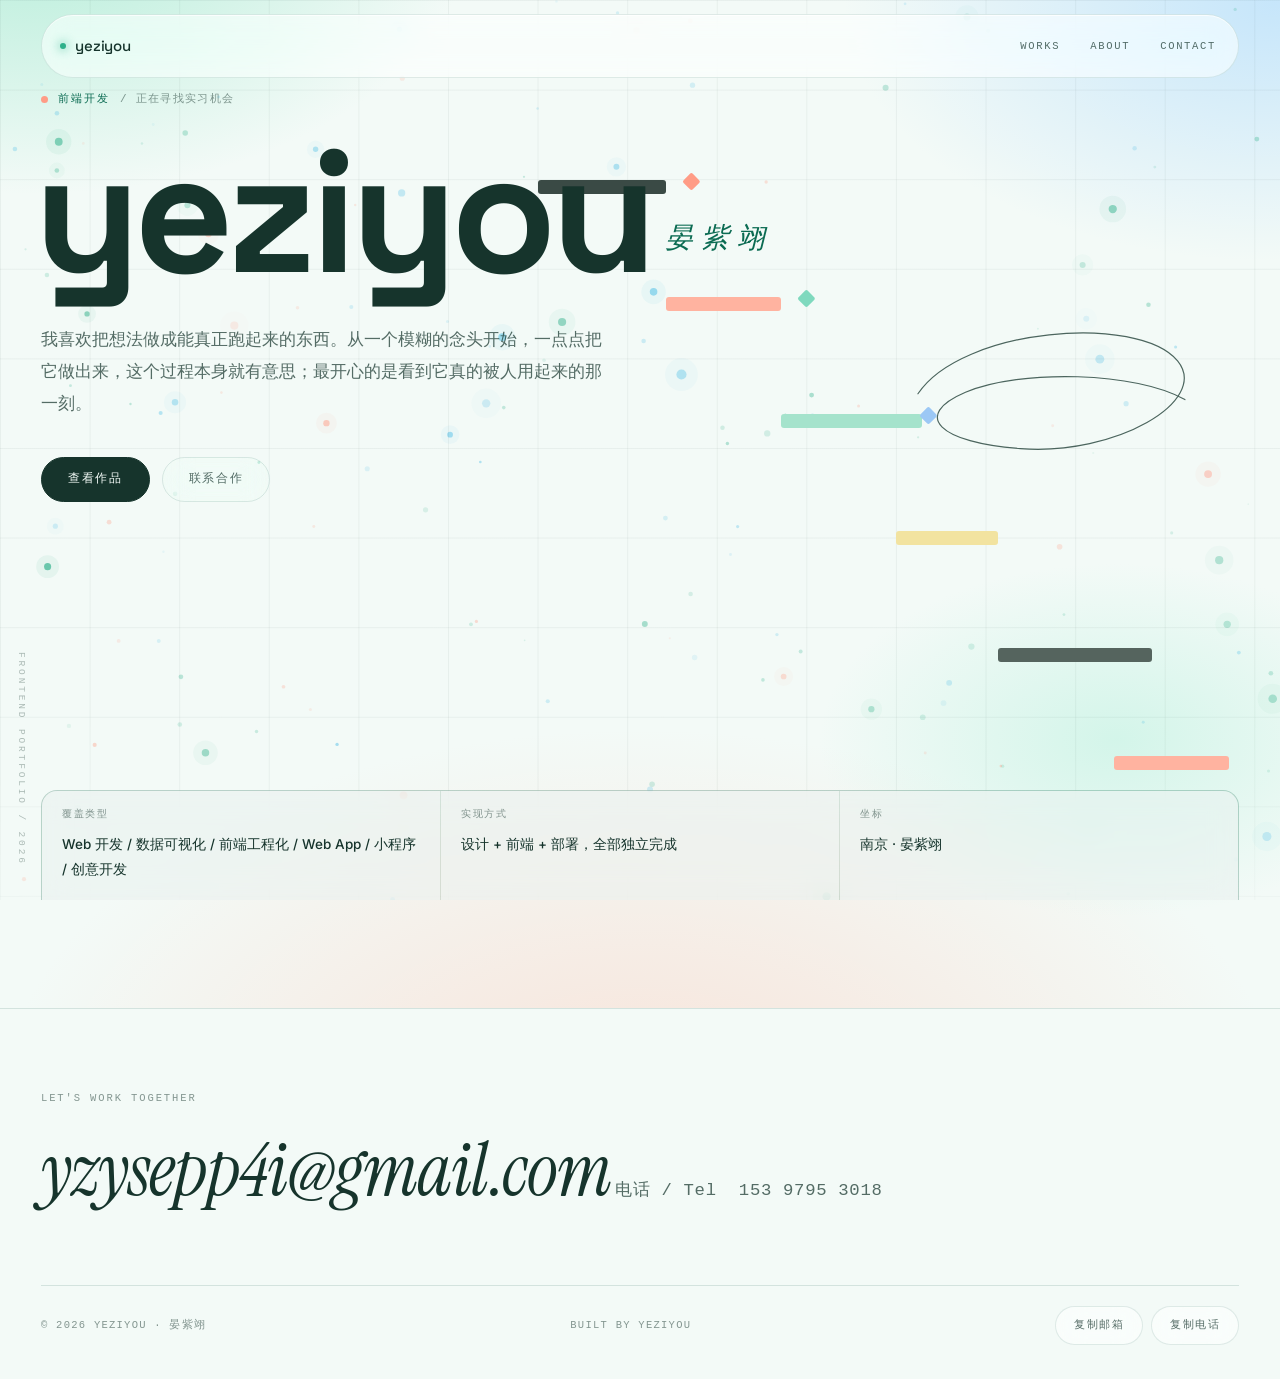
<file: index.html>
<!DOCTYPE html>
<html lang="zh-CN" data-page-node-id="0vEU93AP5cef3LfCmzk4dK">
<head data-page-node-id="d8wRA0sFePIEP9E1NjzFwF">
<meta charset="UTF-8" data-page-node-id="jUSfhygT4s2ShTiHTUIjuD">
<meta name="viewport" content="width=device-width, initial-scale=1, viewport-fit=cover" data-page-node-id="ecgCexAaNmA6WsZ9X3D9YX">
<title>yeziyou — 前端开发作品集</title>
<meta name="description" content="yeziyou 的前端开发作品集，包含 8 个项目案例。" data-page-node-id="zYLwLOAJsExWHmYEMQvHN4">
<meta name="theme-color" content="#F3FAF7" data-page-node-id="yjkxEY9R7iUdMKYwtWMeml">
<meta name="author" content="yeziyou" data-page-node-id="QqIQQScT8erEA1GSq6NMDy">

<meta property="og:type" content="website" data-page-node-id="kxFHuzZinV7c2eUwVLDy6S">
<meta property="og:title" content="yeziyou — 前端开发作品集" data-page-node-id="IZGnGJFauApbLsbBzlRp2q">
<meta property="og:description" content="yeziyou 的前端开发作品集，包含 8 个项目案例。" data-page-node-id="PBhMLPel3UZ8MoKrtDauep">
<meta property="og:image" content="assets/img/cover-01.png" data-page-node-id="CRLMfjM0Xk1TrGYP48hWRO">

<link rel="icon" type="image/svg+xml" href="assets/favicon.svg" data-page-node-id="BIKGoiOeXo5v24vM3zRvwK">
<link rel="preconnect" href="https://fonts.googleapis.com" data-page-node-id="Xz386orHdoRKGYTRpiK4SE">
<link rel="preconnect" href="https://fonts.gstatic.com" crossorigin data-page-node-id="MMz0ukRREYDHQqda1Ygw8H">
<link href="https://fonts.googleapis.com/css2?family=Instrument+Serif:ital@0;1&family=Inter:wght@400;500;600&family=Space+Grotesk:wght@400;500;600;700&display=swap" rel="stylesheet" data-page-node-id="NAEuI9EDDGyySMDRPsprZ1">
<link rel="stylesheet" href="assets/css/style.css" data-page-node-id="foE2E8KTujpnFo8jhVMtwM">
</head>
<body data-page="home" data-page-node-id="EmkNStpItDBjCu0aiSj6Jq">

<canvas id="starfield" aria-hidden="true"></canvas>

<nav class="nav" data-page-node-id="Vy7ijIZ9vgUnxv6P8ow9F4">
  <a class="nav__brand" href="index.html" data-page-node-id="Cn6ACLQebYKk085o2s1vtq">yeziyou</a>
  <div class="nav__links" data-page-node-id="FzTFEn45HqxSzMF7yHdpzI">
    <a class="nav__link" href="gallery.html" data-page-node-id="GiPMDbsmOecbjoTZ2RebeF">Works</a>
    <a class="nav__link" href="about.html" data-page-node-id="ehQ9v5KZEKaJt07yczWnT7">About</a>
    <a class="nav__link" href="contact.html" data-page-node-id="Y6y0NFsglRXMGmRguNfMvW">Contact</a>
  </div>
</nav>

<!-- ================= 首屏封面（排版式：大名字 + 介绍 + 按钮 + 装饰条） ================= -->
<section class="cover" id="cover">
  <div class="cover__deco" aria-hidden="true">
    <span class="bar bar-1"></span>
    <span class="bar bar-2"></span>
    <span class="bar bar-3"></span>
    <span class="bar bar-4"></span>
    <span class="bar bar-5"></span>
    <span class="bar bar-6"></span>
    <span class="dia dia-1"></span>
    <span class="dia dia-2"></span>
    <span class="dia dia-3"></span>
    <svg class="cover__scribble" viewBox="0 0 420 220" fill="none" aria-hidden="true">
      <path d="M30 120 C 90 30, 330 10, 385 75 C 430 130, 300 205, 170 195 C 60 187, 20 150, 95 118 C 170 86, 330 90, 395 128"
            stroke="#2E4B43" stroke-width="1.6" stroke-linecap="round"/>
    </svg>
  </div>

  <div class="cover__inner">
    <p class="cover__meta" id="cover-meta"></p>
    <h1 class="cover__title">yeziyou<span class="cover__title-cn">晏紫翊</span></h1>
    <p class="cover__lead" id="cover-lead"></p>
    <div class="cover__actions">
      <a class="btn btn-solid" href="gallery.html">查看作品</a>
      <a class="btn btn-ghost" href="contact.html">联系合作</a>
    </div>
  </div>

  <div class="cover__facts" id="cover-facts"></div>
  <span class="cover__side" aria-hidden="true">FRONTEND PORTFOLIO / 2026</span>
</section>

<!-- 作品已独立成页：gallery.html（照片球 + 作品瀑布流） -->

<!-- ================= 页脚 ================= -->
<footer class="footer" data-page-node-id="XUSim0HHiEp43qv0mJpfJb">
  <p class="footer__kicker" data-page-node-id="230sGxFXyF3RUqmYmptWsu">Let's work together</p>
  <a class="footer__mail" href="mailto:yzysepp4i@gmail.com" data-page-node-id="GLvSaqJ6KLC49kckZOlaJu">yzysepp4i@gmail.com</a>
  <a class="footer__tel" href="tel:15397953018" data-page-node-id="GLvSaqJ6KLC49kckZOlph1">电话 / Tel &nbsp;153 9795 3018</a>
  <div class="footer__row" data-page-node-id="K9KvFlRxoVuahUJDPd7Qmy">
    <span data-page-node-id="g1wV9mIJDAJMJWm3FMZtp8">© 2026 yeziyou · 晏紫翊</span>
    <span data-page-node-id="qYB1grdlJc9N4GSB55RrgC">Built by yeziyou</span>
    <span class="footer__btns" data-page-node-id="vZwp2BpU7gPthDN2yQUwSN">
      <button class="btn" data-copy="yzysepp4i@gmail.com" data-page-node-id="vZwp2BpU7gPthDN2yQUwSM">复制邮箱</button>
      <button class="btn" data-copy="15397953018" data-page-node-id="vZwp2BpU7gPthDN2yQUwSX">复制电话</button>
    </span>
  </div>
</footer>

<script src="assets/js/data.js"></script>
<script src="assets/js/starfield.js"></script>
<script src="assets/js/main.js"></script>
</body>
</html>
</file>
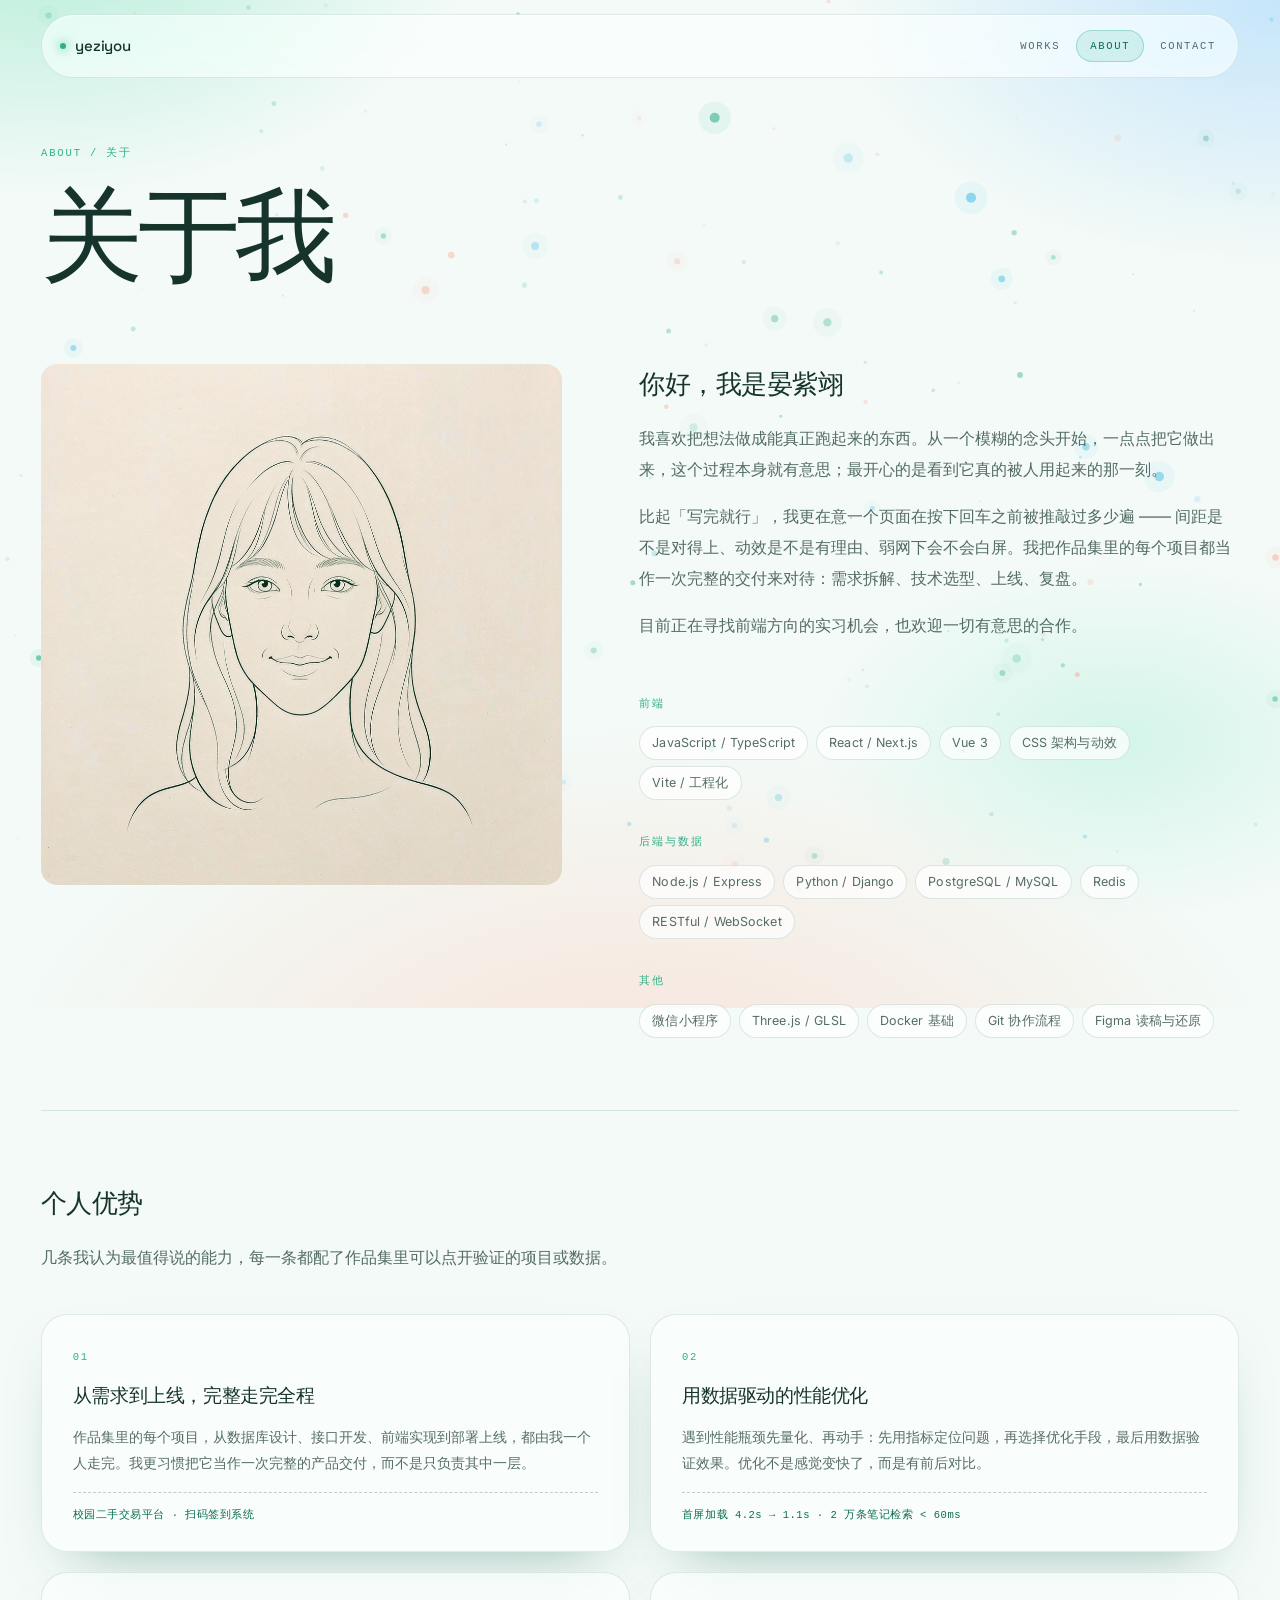
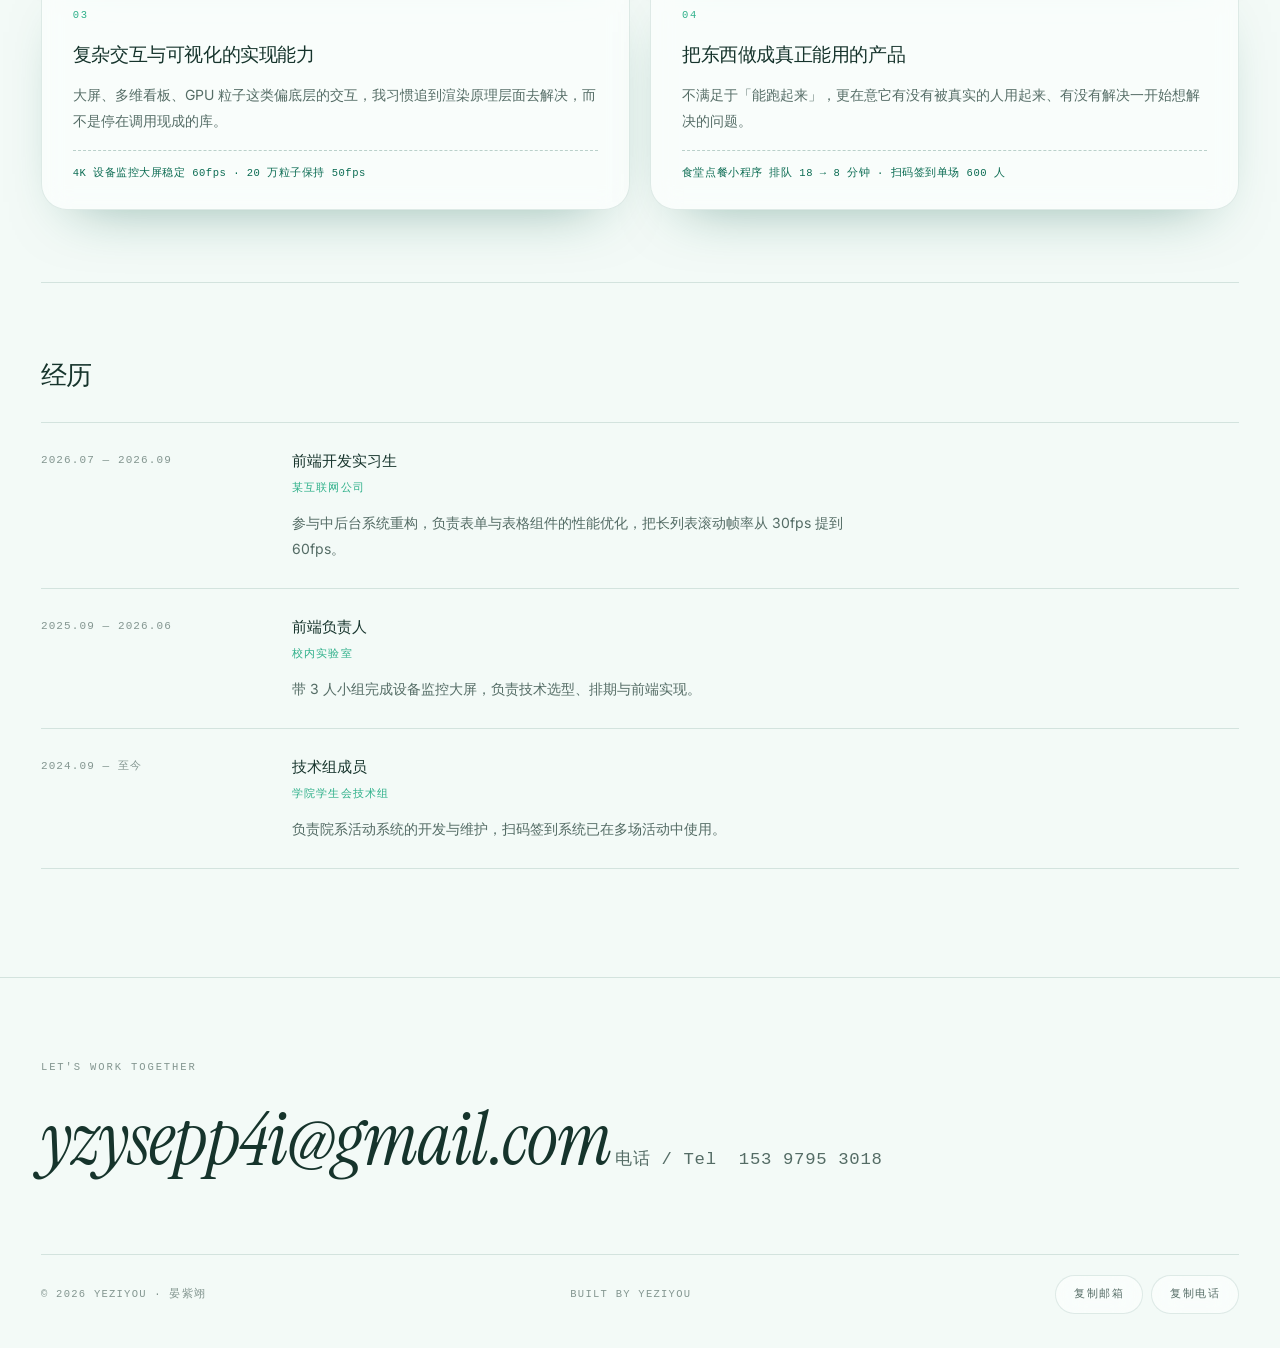
<file: about.html>
<!DOCTYPE html>
<html lang="zh-CN" data-page-node-id="bZHRhOue3QI8JXfxcv6iUW">
<head data-page-node-id="dWCVnnC4co42NvcquzAUb2">
<meta charset="UTF-8" data-page-node-id="uYIhj9innuW4KDu4mdir6X">
<meta name="viewport" content="width=device-width, initial-scale=1, viewport-fit=cover" data-page-node-id="KJpJ5pynl81CwqCD6DPfEl">
<title>关于我 · yeziyou</title>
<meta name="description" content="关于 yeziyou：前端开发方向，8 个项目案例。" data-page-node-id="tnEqnk5WXzDnScho5WWCdn">
<meta name="theme-color" content="#F3FAF7" data-page-node-id="1wg5NTAlCIGV7O56q41HlO">

<link rel="icon" type="image/svg+xml" href="assets/favicon.svg" data-page-node-id="z2yGJYxES7jgOAzpKP4HT4">
<link rel="preconnect" href="https://fonts.googleapis.com" data-page-node-id="AN6s6pMuS9PPiIcKglovNE">
<link rel="preconnect" href="https://fonts.gstatic.com" crossorigin data-page-node-id="oIvDLc8NXiBA9nU1UqC0za">
<link href="https://fonts.googleapis.com/css2?family=Instrument+Serif:ital@0;1&family=Inter:wght@400;500;600&family=Space+Grotesk:wght@400;500;600;700&display=swap" rel="stylesheet" data-page-node-id="JXCPBuGQZdKnYouAuc6J9x">
<link rel="stylesheet" href="assets/css/style.css" data-page-node-id="5IFDk77jzdfr4i0BxIUX6r">
</head>
<body data-page="about" data-page-node-id="KPbVCLYF3NEf1Wes4Lusxs">

<canvas id="starfield" aria-hidden="true" data-page-node-id="hsAzRY4R7xxCJ23KWCeWsH"></canvas>

<nav class="nav" data-page-node-id="StgWHG1ySTpS6wFXe6irkH">
  <a class="nav__brand" href="index.html" data-page-node-id="N4A7TMsqzNQFJgGDVgEjPP">yeziyou</a>
  <div class="nav__links" data-page-node-id="9NpBop7mHZHgpmbjRNqEug">
    <a class="nav__link" href="gallery.html" data-page-node-id="b5G6PgCCUASBI7vRQWKKJp">Works</a>
    <a class="nav__link" href="about.html" data-page-node-id="cDTfr5B3Jk8EDDHBeQtZY7">About</a>
    <a class="nav__link" href="contact.html" data-page-node-id="6fzl2YNJGxeDrw9M3O4vDc">Contact</a>
  </div>
</nav>

<main class="page" data-page-node-id="e1d4pIig3V6EmPcR6wlx89">
  <header class="page__head" data-page-node-id="zJt3DNSd99a67tSpF79FtM">
    <p class="page__kicker" data-page-node-id="hILmbN8WnbRSImfHtqi2yo">About / 关于</p>
    <h1 class="page__title" data-page-node-id="BbBGueFUuljKopFrzTZLwC">关于我</h1>
  </header>

  <div id="about-root" data-page-node-id="tAY6kZ1O7VVbT0cPCUMHl3"></div>
</main>

<footer class="footer" data-page-node-id="m19t8mMS2frhdokHeEOZus">
  <p class="footer__kicker" data-page-node-id="HgZN3wziVej1sYTWr2Z6i4">Let's work together</p>
  <a class="footer__mail" href="mailto:yzysepp4i@gmail.com" data-page-node-id="OTN6yHtTume8V8G4wRFtPC">yzysepp4i@gmail.com</a>
  <a class="footer__tel" href="tel:15397953018" data-page-node-id="OTN6yHtTume8V8G4wRFtp1">电话 / Tel &nbsp;153 9795 3018</a>
  <div class="footer__row" data-page-node-id="SUDDC7hHmOr1v8Hs6ComDe">
    <span data-page-node-id="vs10M3pRylqUyNdO8XhBdA">© 2026 yeziyou · 晏紫翊</span>
    <span data-page-node-id="o08YOXviqqgISgUCg0oE9X">Built by yeziyou</span>
    <span class="footer__btns" data-page-node-id="wBRNOc7oqmLpYfepqcRFbu">
      <button class="btn" data-copy="yzysepp4i@gmail.com" data-page-node-id="wBRNOc7oqmLpYfepqcRFbt">复制邮箱</button>
      <button class="btn" data-copy="15397953018" data-page-node-id="wBRNOc7oqmLpYfepqcRFbw">复制电话</button>
    </span>
  </div>
</footer>

<script src="assets/js/data.js"></script>
<script src="assets/js/starfield.js"></script>
<script src="assets/js/main.js"></script>
</body>
</html>
</file>
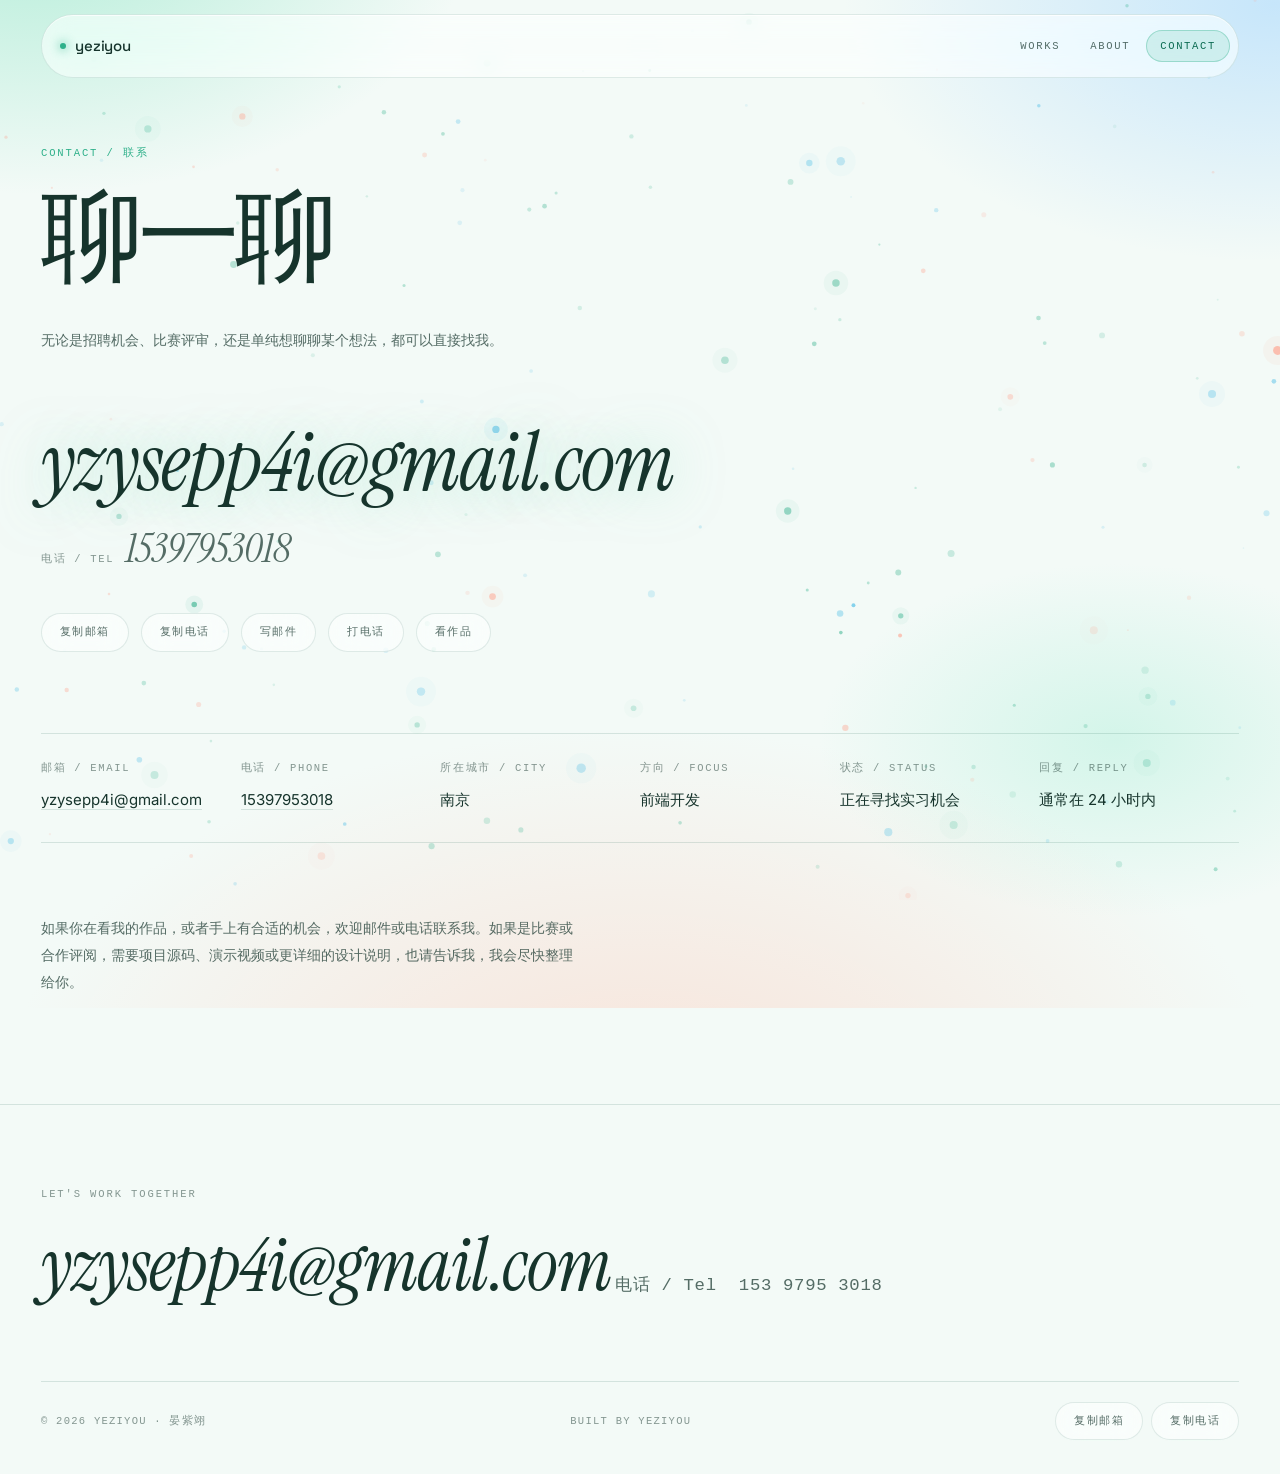
<file: contact.html>
<!DOCTYPE html>
<html lang="zh-CN">
<head>
<meta charset="UTF-8">
<meta name="viewport" content="width=device-width, initial-scale=1, viewport-fit=cover">
<title>联系我 · yeziyou</title>
<meta name="description" content="联系 yeziyou，聊聊机会、比赛或合作。">
<meta name="theme-color" content="#F3FAF7">

<link rel="icon" type="image/svg+xml" href="assets/favicon.svg">
<link rel="preconnect" href="https://fonts.googleapis.com">
<link rel="preconnect" href="https://fonts.gstatic.com" crossorigin>
<link href="https://fonts.googleapis.com/css2?family=Instrument+Serif:ital@0;1&family=Inter:wght@400;500;600&family=Space+Grotesk:wght@400;500;600;700&display=swap" rel="stylesheet">
<link rel="stylesheet" href="assets/css/style.css">
</head>
<body data-page="contact">

<canvas id="starfield" aria-hidden="true"></canvas>

<nav class="nav">
  <a class="nav__brand" href="index.html">yeziyou</a>
  <div class="nav__links">
    <a class="nav__link" href="gallery.html">Works</a>
    <a class="nav__link" href="about.html">About</a>
    <a class="nav__link" href="contact.html">Contact</a>
  </div>
</nav>

<main class="page">
  <header class="page__head">
    <p class="page__kicker">Contact / 联系</p>
    <h1 class="page__title">聊一聊</h1>
    <p class="page__lead">无论是招聘机会、比赛评审，还是单纯想聊聊某个想法，都可以直接找我。</p>
  </header>

  <div id="contact-root"></div>
</main>

<footer class="footer">
  <p class="footer__kicker">Let's work together</p>
  <a class="footer__mail" href="mailto:yzysepp4i@gmail.com">yzysepp4i@gmail.com</a>
  <a class="footer__tel" href="tel:15397953018">电话 / Tel &nbsp;153 9795 3018</a>
  <div class="footer__row">
    <span>© 2026 yeziyou · 晏紫翊</span>
    <span>Built by yeziyou</span>
    <span class="footer__btns">
      <button class="btn" data-copy="yzysepp4i@gmail.com">复制邮箱</button>
      <button class="btn" data-copy="15397953018">复制电话</button>
    </span>
  </div>
</footer>

<script src="assets/js/data.js"></script>
<script src="assets/js/starfield.js"></script>
<script src="assets/js/main.js"></script>
</body>
</html>
</file>
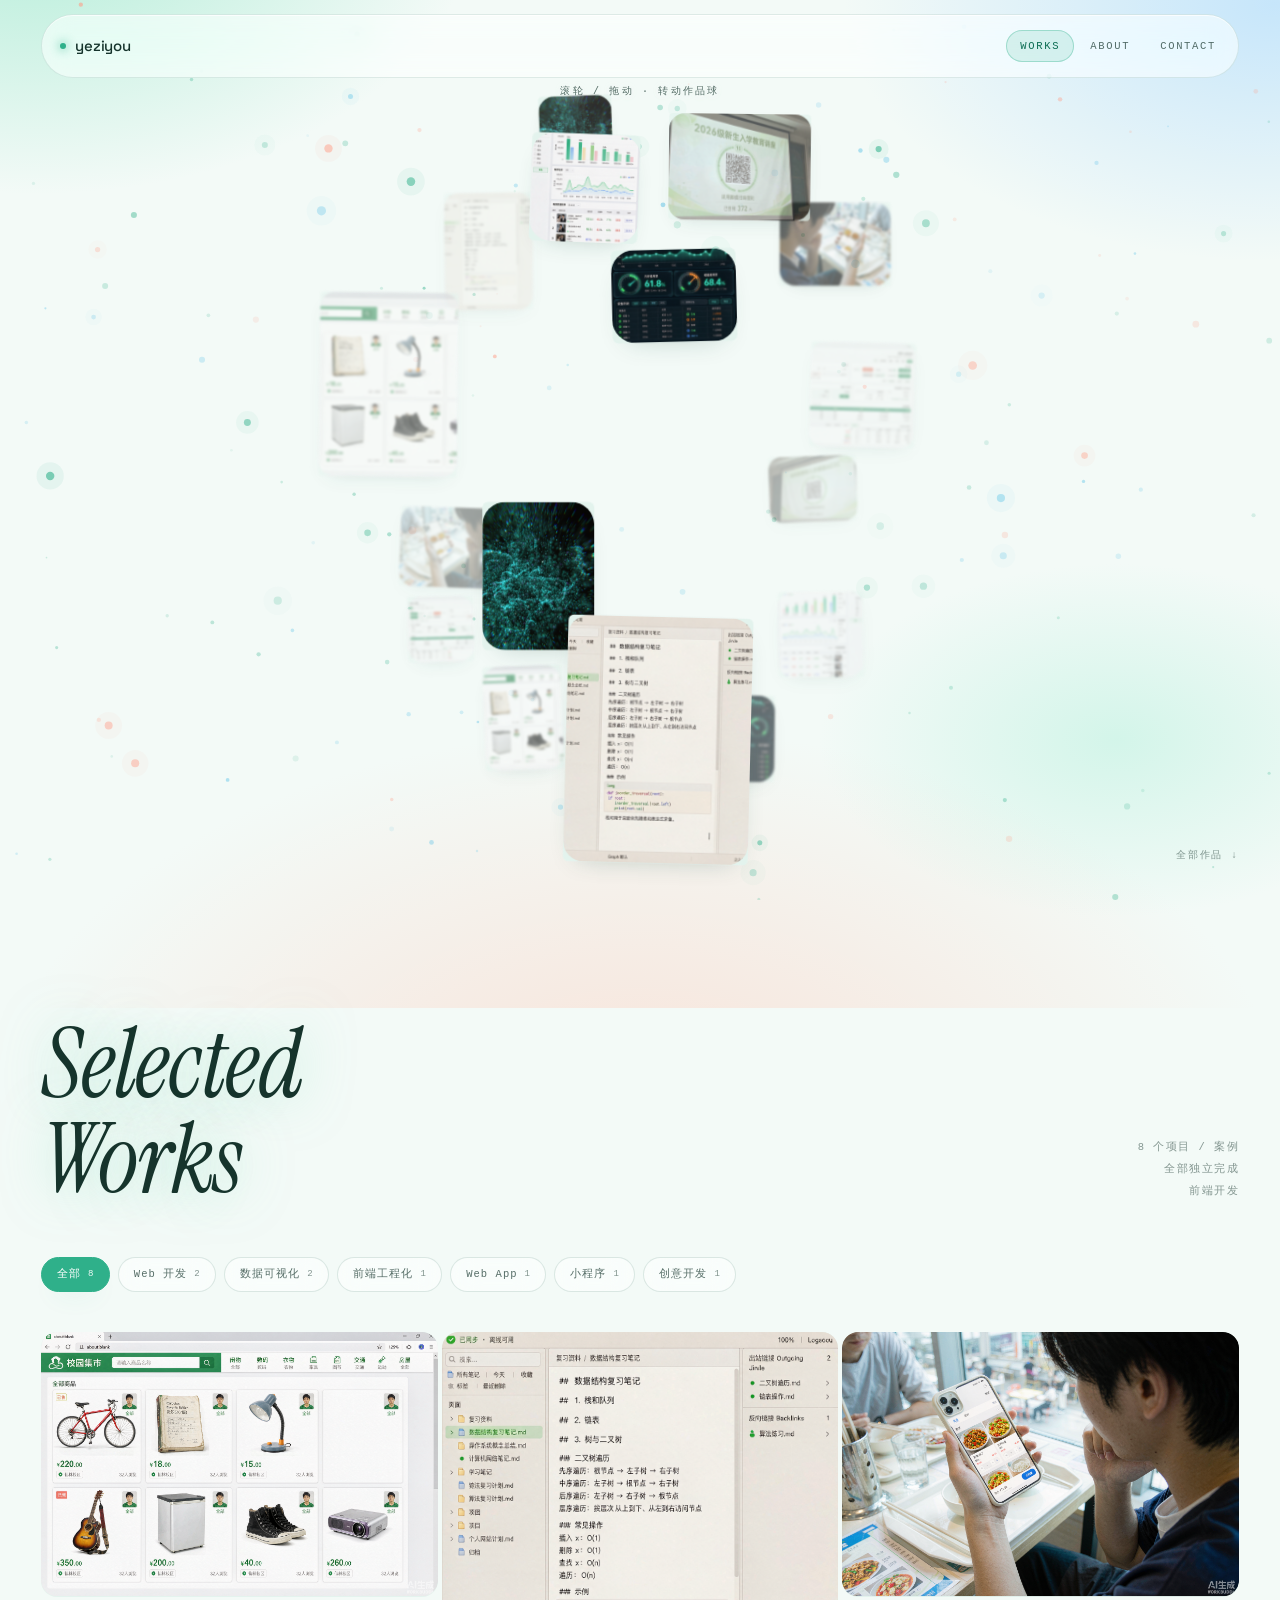
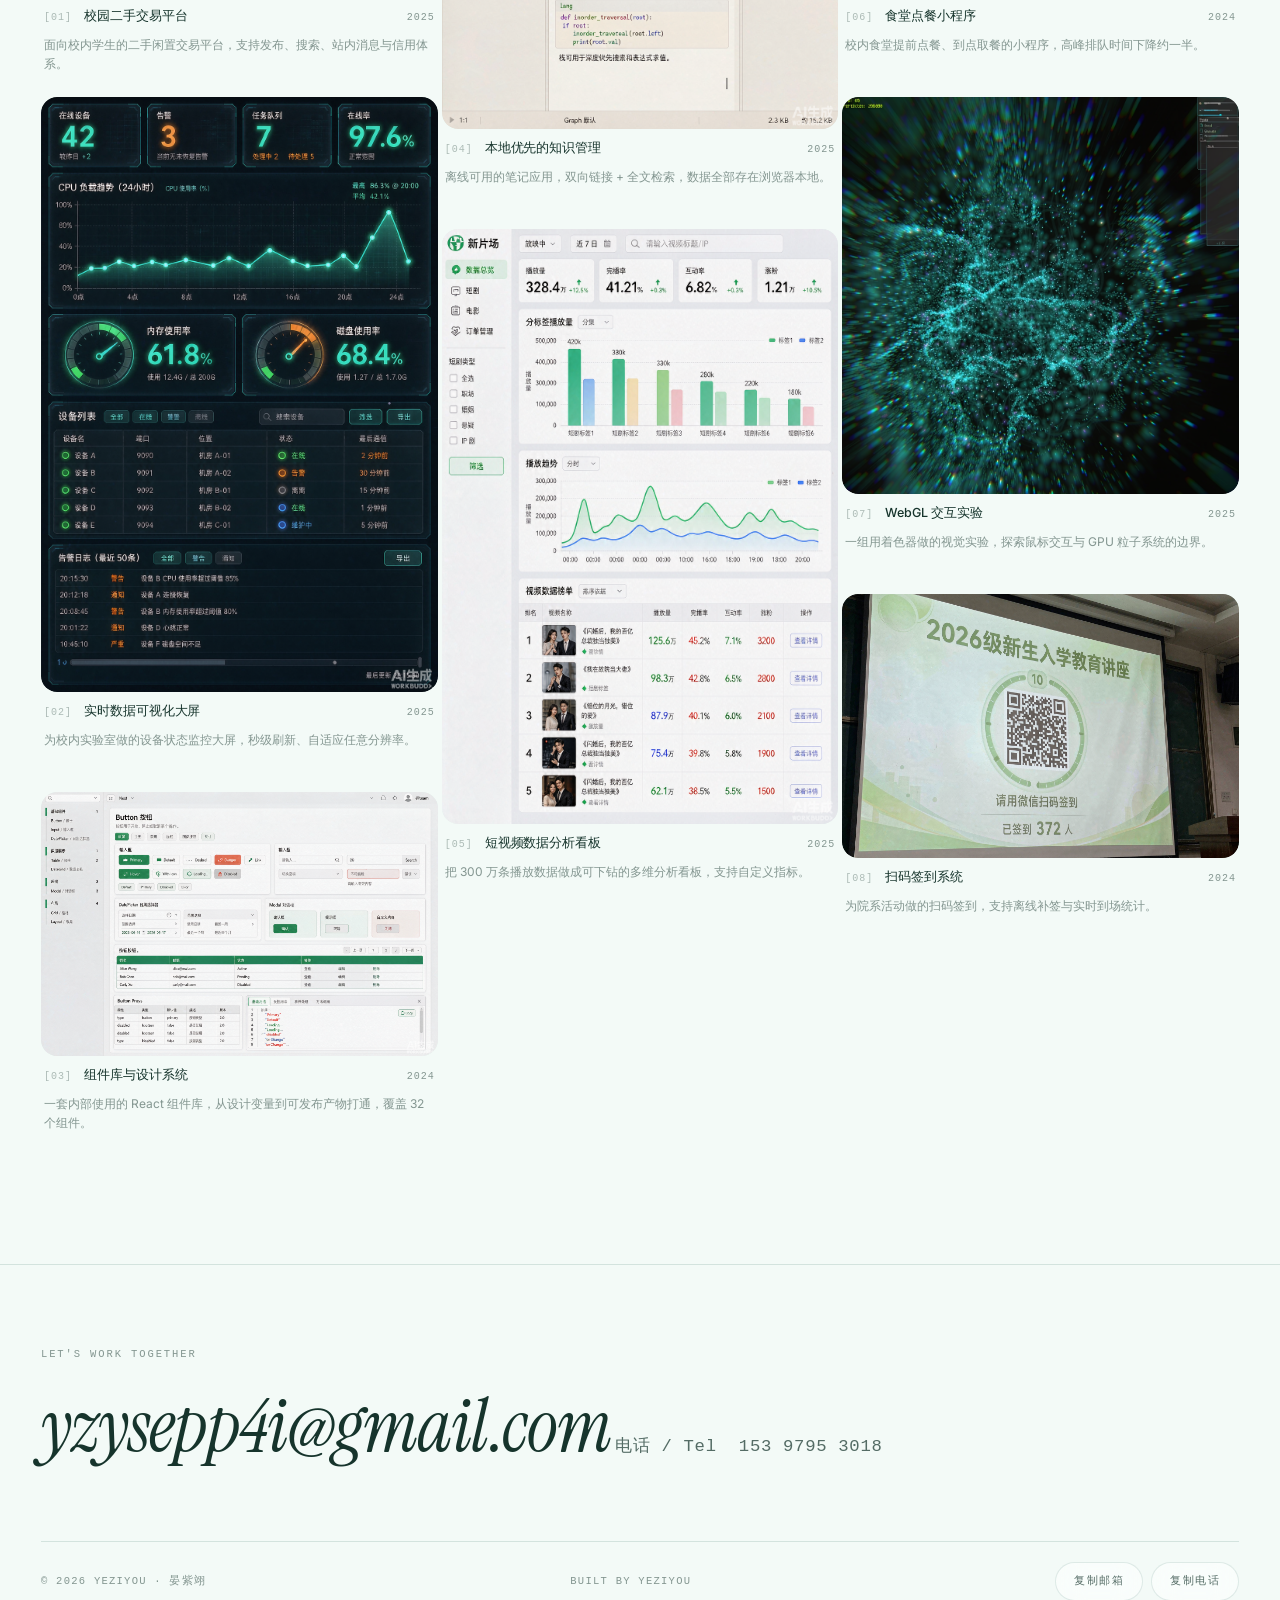
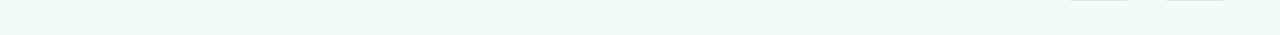
<file: gallery.html>
<!DOCTYPE html>
<html lang="zh-CN" data-page-node-id="58AEaesMWFu5RisTLJ5ToW">
<head data-page-node-id="AjO1p5ZnFKRmmW6WQP0sf8">
<meta charset="UTF-8" data-page-node-id="44Hf0eBHUraIOg0vnuxf7N">
<meta name="viewport" content="width=device-width, initial-scale=1, viewport-fit=cover" data-page-node-id="8WRfkKRtj0X3Zq7I65hsMI">
<title>作品 — yeziyou</title>
<meta name="description" content="yeziyou 的前端开发作品：8 个项目案例，滚动转动作品球，点击查看详情。" data-page-node-id="AQl3j91xlpoWOdNIGnhXVQ">
<meta name="theme-color" content="#F3FAF7" data-page-node-id="yF62xmq86FmggFw566NQI5">
<meta name="author" content="yeziyou" data-page-node-id="vs1yBLv8v0Pm5GyfvYsEe6">

<meta property="og:type" content="website" data-page-node-id="grlMLBlmhaFGGsJm7FIQNx">
<meta property="og:title" content="作品 — yeziyou" data-page-node-id="nDtAWLeGegfYK5THt40or4">
<meta property="og:description" content="yeziyou 的前端开发作品：8 个项目案例。" data-page-node-id="q8HLZJFFMSpuKibhhOmLjE">
<meta property="og:image" content="assets/img/cover-01.png" data-page-node-id="WoH72RRPEAHhPc5EQcaey4">

<link rel="icon" type="image/svg+xml" href="assets/favicon.svg" data-page-node-id="Ir2ECFBrWBSlKXLcwhH0BF">
<link rel="preconnect" href="https://fonts.googleapis.com" data-page-node-id="MqS49k3zCK5pYHo8P8Sg7U">
<link rel="preconnect" href="https://fonts.gstatic.com" crossorigin data-page-node-id="2KDFbuaqgAvYiswwDXUJaP">
<link href="https://fonts.googleapis.com/css2?family=Instrument+Serif:ital@0;1&family=Inter:wght@400;500;600&family=Space+Grotesk:wght@400;500;600;700&display=swap" rel="stylesheet" data-page-node-id="6WXlBiPr1jZRIJdrsCVlT9">
<link rel="stylesheet" href="assets/css/style.css" data-page-node-id="rfZH9he0kGQovNZNAJEXcU">
</head>
<body data-page="works" data-page-node-id="8G7PQzwDmrUC7NiZ0Cf1Uy">

<canvas id="starfield" aria-hidden="true" data-page-node-id="40eWru5Xz5qDz6pRQzLawE"></canvas>

<nav class="nav" data-page-node-id="hXZsLgDP2ORDchdx0D8TUV">
  <a class="nav__brand" href="index.html" data-page-node-id="TdPHqKonwTt0uiNjtVpz9N">yeziyou</a>
  <div class="nav__links" data-page-node-id="HepviHpIn0s4PJkcddhDuP">
    <a class="nav__link" href="gallery.html" data-page-node-id="s2HoMTxKmYGPAFcjKOKbsO">Works</a>
    <a class="nav__link" href="about.html" data-page-node-id="bU68MAZ8T50FwFDiERUQWk">About</a>
    <a class="nav__link" href="contact.html" data-page-node-id="yWCFtnHeFCnRIUBvyjOlAg">Contact</a>
  </div>
</nav>

<main data-page-node-id="7Dy473VbsakVkJbnSGJlTB">
  <!-- ================= 照片球：整套作品的视觉索引 ================= -->
  <section class="hero" id="ball" aria-label="作品照片球" data-page-node-id="jns0ezoonHJBFKDJdM6HTY">
    <div class="cluster" id="hero-cluster" data-page-node-id="YoITxWRTPl7lj7r3yA0U8C"></div>

    <!-- 自定义星形光标（仅桌面端） -->
    <div class="stage__cursor" id="stage-cursor" aria-hidden="true" data-page-node-id="E1hSiyHWejZCO9Fe0BxMN3"><span class="stage__cursor-star" data-page-node-id="G0HWEZ6D7soJw94NmuRXoA"><i data-page-node-id="HVa7AyxciH56hGI44qhoei"></i></span><span class="stage__cursor-txt" data-page-node-id="yIwGXJ5fuVhYAqQcjq8xDH">Enter</span></div>

    <!-- 悬停照片时，页面底部显示当前作品名称 -->
    <div class="scatter__caption" id="hero-caption" aria-hidden="true" data-page-node-id="ipNTm9CSE9jav4WQnp1dUP"></div>

    <!-- 操作提示：滚轮 / 拖动转动球体 -->
    <p class="ball__hint" aria-hidden="true" data-page-node-id="ap0AjwlPD2AHkiFMj57O3n">滚轮 / 拖动 · 转动作品球</p>
    <a class="ball__skip" href="#works" data-page-node-id="mpkbwtRDjV5WrexoK9c0TH">全部作品 <span class="arw" data-page-node-id="HPsRCj1EjGkCZggZ4xVjxZ">↓</span></a>
  </section>

  <section class="works" id="works" data-page-node-id="pTJtN8IUsmUEzUVLTTRHrO">
    <div class="works__head" data-page-node-id="XrloLcQWdKA9JMc9Jh93jh">
      <h2 class="works__title" data-page-node-id="k1MQLFCGAESlkGmmB7k2Bx">Selected<br data-page-node-id="EkWJShHLR4Abb1zlNUsXTX">Works</h2>
      <div class="works__meta" data-page-node-id="ywll3UM7t1kHomSqoV619P"></div>
    </div>
    <div class="works__filters" id="works-filters" role="group" aria-label="按类型筛选作品" data-page-node-id="ygims75FPxwmv1Dv27xrvv"></div>
    <div class="grid-wrap" data-page-node-id="l7ANAsyzpeVFah7UGbDpId">
      <div class="grid" id="grid" data-page-node-id="PrnNNz0xlWpD31rxciKCHu"></div>
    </div>
  </section>
</main>

<!-- ================= 页脚 ================= -->
<footer class="footer" data-page-node-id="kr8pJLludLyaLJO1GSrvX0">
  <p class="footer__kicker" data-page-node-id="O2TXLX57jhgOl5bONfcBnK">Let's work together</p>
  <a class="footer__mail" href="mailto:yzysepp4i@gmail.com" data-page-node-id="xw9HSwEXOQWHoKM4DHmVU1">yzysepp4i@gmail.com</a>
  <a class="footer__tel" href="tel:15397953018" data-page-node-id="RDsjvi8bS2vVQgxZCsOanB">电话 / Tel &nbsp;153 9795 3018</a>
  <div class="footer__row" data-page-node-id="zGVxSp03xx2XXNldPsrxfp">
    <span data-page-node-id="HSsCzAlOUhNUserGKFKCzv">© 2026 yeziyou · 晏紫翊</span>
    <span data-page-node-id="AcxUPqLrJ9ZKlRtkB0WKaI">Built by yeziyou</span>
    <span class="footer__btns" data-page-node-id="l1Zv1ylM9EAuqtQXChHn0U">
      <button class="btn" data-copy="yzysepp4i@gmail.com" data-page-node-id="jiopOFxEwXEsNekvDxzbSi">复制邮箱</button>
      <button class="btn" data-copy="15397953018" data-page-node-id="1MNeJQthwmHrZVdjylvYVk">复制电话</button>
    </span>
  </div>
</footer>

<script src="assets/js/data.js"></script>
<script src="assets/js/hero.js"></script>
<script src="assets/js/starfield.js"></script>
<script src="assets/js/main.js"></script>
</body>
</html>
</file>
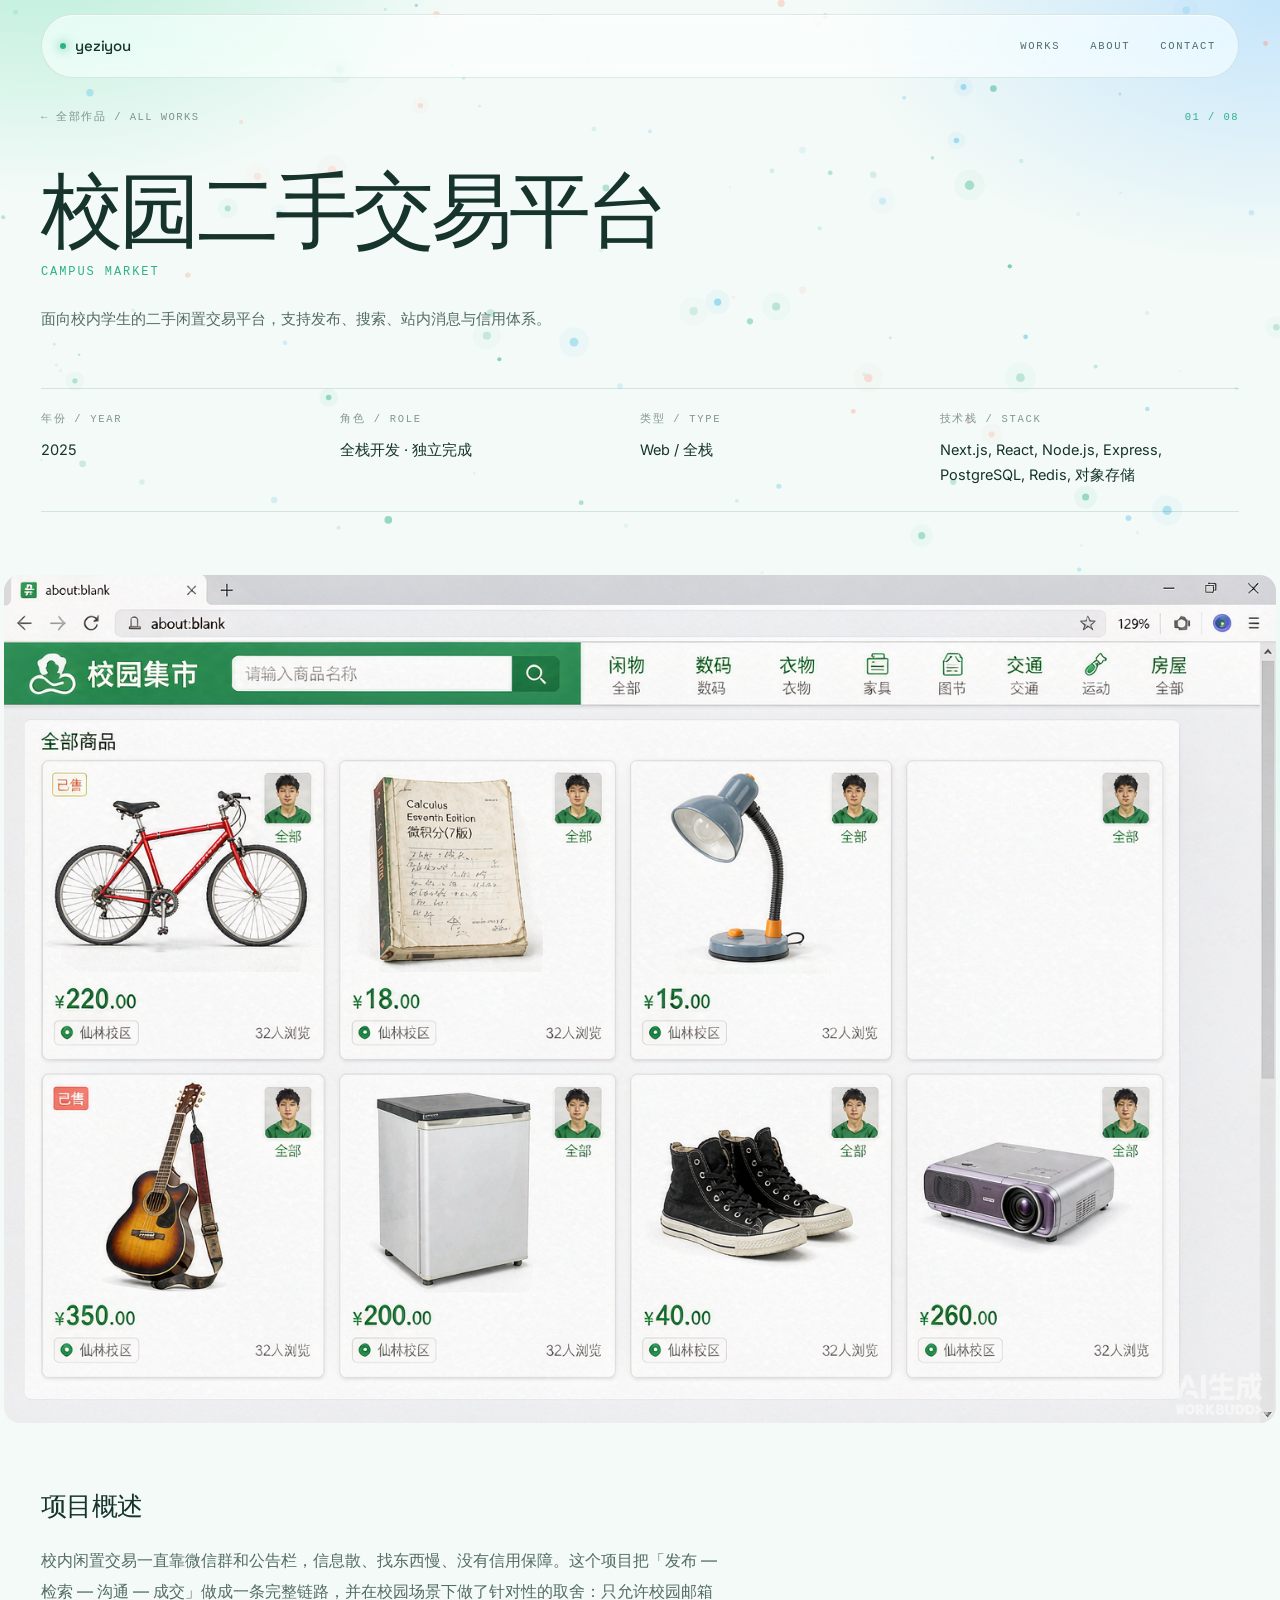
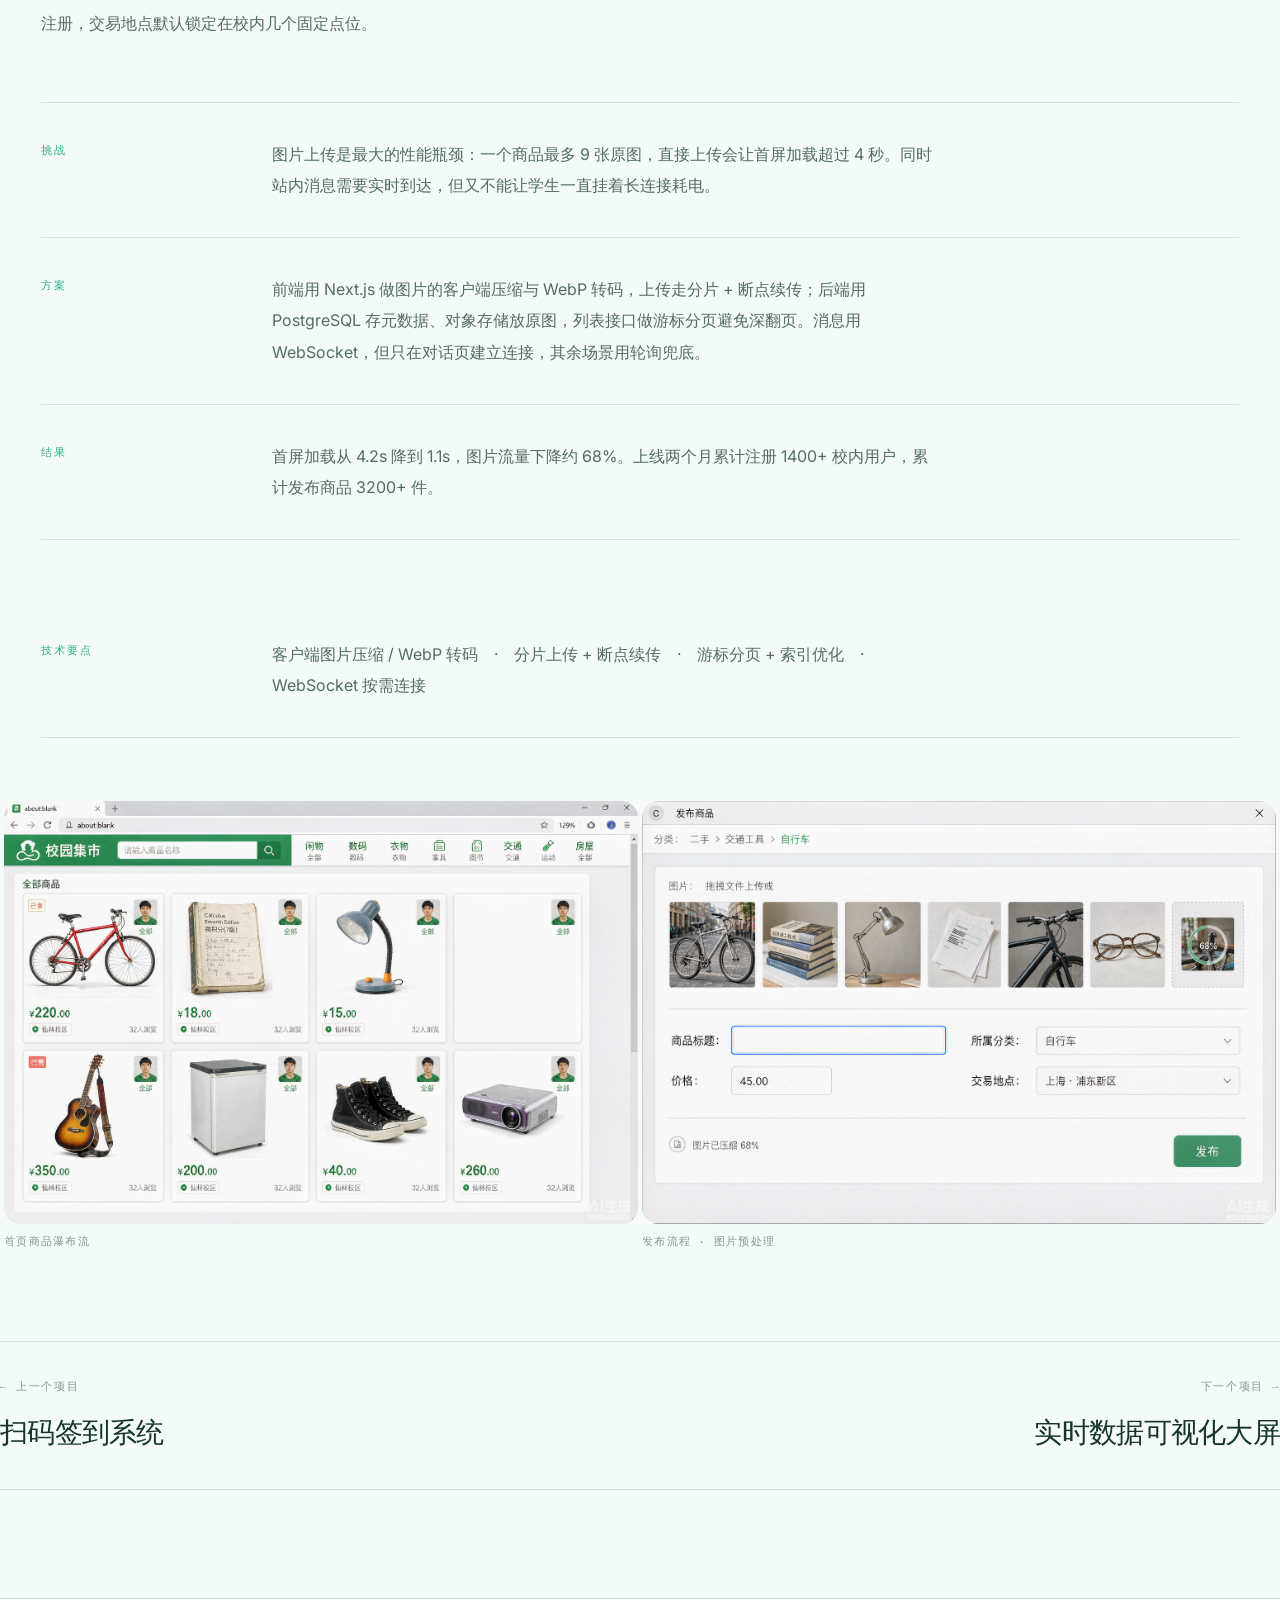
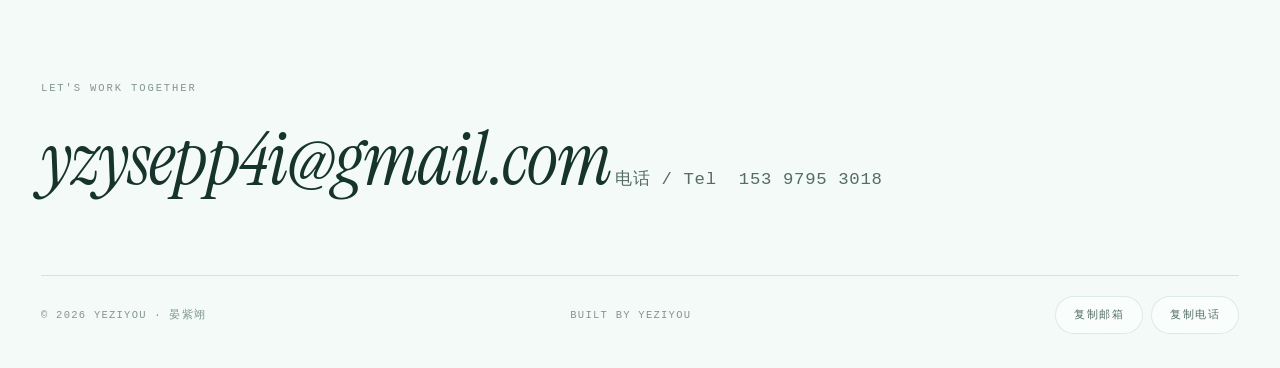
<file: work.html>
<!DOCTYPE html>
<html lang="zh-CN" data-page-node-id="AkmFpxgp1Q24kEgdany94O">
<head data-page-node-id="3wQxv1Zr6HbG13NIGioiF8">
<meta charset="UTF-8" data-page-node-id="TEnhLrNCVSGkD97FpEaiyP">
<meta name="viewport" content="width=device-width, initial-scale=1, viewport-fit=cover" data-page-node-id="FWX2ABrHOLLEmlqRzArMyT">
<title>作品详情 · yeziyou</title>
<meta name="description" content="yeziyou 的作品案例详情。" data-page-node-id="4ce6HS1w1lTnQl4hTIJHQX">
<meta name="theme-color" content="#F3FAF7" data-page-node-id="6iGInCJy9IrAUKmf5lkiPB">

<link rel="icon" type="image/svg+xml" href="assets/favicon.svg" data-page-node-id="RZHc3hELm1zCFTfSRiWCly">
<link rel="preconnect" href="https://fonts.googleapis.com" data-page-node-id="oOdnIDFeAiCZb9OC6iimJM">
<link rel="preconnect" href="https://fonts.gstatic.com" crossorigin data-page-node-id="dKWiWQgBIoJ8G8ePXMMkjX">
<link href="https://fonts.googleapis.com/css2?family=Instrument+Serif:ital@0;1&family=Inter:wght@400;500;600&family=Space+Grotesk:wght@400;500;600;700&display=swap" rel="stylesheet" data-page-node-id="CQagnXAA4nBDm6TLjCay2X">
<link rel="stylesheet" href="assets/css/style.css" data-page-node-id="FOYjSeXyyuj5AarsnFmlk4">
</head>
<body data-page="work" data-page-node-id="Q1SKnBVnPM4uN2EGYtPfL8">

<canvas id="starfield" aria-hidden="true" data-page-node-id="gf2IEm7QmbciH6LGMEJ3L4"></canvas>

<nav class="nav" data-page-node-id="68l8w2nuuDhBibWpnMWqnk">
  <a class="nav__brand" href="index.html" data-page-node-id="Swru7LTQNEXfmSV2EI4kLE">yeziyou</a>
  <div class="nav__links" data-page-node-id="1JpgUy1c5iMKctHqorbwcq">
    <a class="nav__link" href="gallery.html" data-page-node-id="D04K4GLVM2mYp6jG3So4Yu">Works</a>
    <a class="nav__link" href="about.html" data-page-node-id="1pZNZzHPC3eRDkEWS0KQXP">About</a>
    <a class="nav__link" href="contact.html" data-page-node-id="DLbNDKGRxGR5m6x1yD6CvU">Contact</a>
  </div>
</nav>

<main class="case" id="case-root" data-page-node-id="YazWK6F7iiA4gEP4GdDvvH"></main>

<footer class="footer" data-page-node-id="98buXzUWcagpPHdp0I6eRd">
  <p class="footer__kicker" data-page-node-id="WpaNJbCrDB56tcp2FqIElo">Let's work together</p>
  <a class="footer__mail" href="mailto:yzysepp4i@gmail.com" data-page-node-id="ABWarg3jdqM0lGLT6Lucx8">yzysepp4i@gmail.com</a>
  <a class="footer__tel" href="tel:15397953018" data-page-node-id="ABWarg3jdqM0lGLT6Lucx9">电话 / Tel &nbsp;153 9795 3018</a>
  <div class="footer__row" data-page-node-id="t0oeJ6t9NudblfByAvFKjZ">
    <span data-page-node-id="dkGgKDZMUYIkN8g0EHKyT3">© 2026 yeziyou · 晏紫翊</span>
    <span data-page-node-id="LrvHniJJXvUPAH9lKTk7vX">Built by yeziyou</span>
    <span class="footer__btns" data-page-node-id="EV0pwYl57wryQHiDoXOxmG">
      <button class="btn" data-copy="yzysepp4i@gmail.com" data-page-node-id="EV0pwYl57wryQHiDoXOxmF">复制邮箱</button>
      <button class="btn" data-copy="15397953018" data-page-node-id="EV0pwYl57wryQHiDoXOxmH">复制电话</button>
    </span>
  </div>
</footer>

<script src="assets/js/data.js"></script>
<script src="assets/js/starfield.js"></script>
<script src="assets/js/main.js"></script>
</body>
</html>
</file>
<file: assets/css/style.css>
/* ==================================================================
   yeziyou — portfolio
   设计主题：清新薄荷 / 浅色柔和光斑 / 柔光玻璃 / 小圆角 / 极窄间隙
   ================================================================== */

/* ---------------------------------------------------------------- 1. 基础 */
*,
*::before,
*::after { box-sizing: border-box; }

html, body, h1, h2, h3, h4, p, figure, blockquote, dl, dd, ul, ol { margin: 0; padding: 0; }
ul, ol { list-style: none; }
a { color: inherit; text-decoration: none; }
img, svg, video { display: block; max-width: 100%; }
button { font: inherit; color: inherit; background: none; border: 0; cursor: pointer; }
input, textarea { font: inherit; }

:root {
  color-scheme: light;
  scrollbar-color: #B7E3D4 #F2FAF7;

  /* 清新底色：薄荷奶白 */
  --bg: #F3FAF7;
  --bg-2: #FFFFFF;
  --bg-3: #E3F3ED;

  /* 柔光光斑（薄荷 / 天空 / 蜜桃） */
  --nebula-1: rgba(126, 226, 190, .55);
  --nebula-2: rgba(146, 206, 255, .46);
  --nebula-3: rgba(255, 196, 176, .44);

  --fg: #16342C;
  --fg-2: rgba(22, 52, 44, .72);
  --fg-3: rgba(22, 52, 44, .50);
  --fg-4: rgba(22, 52, 44, .32);

  --line: rgba(22, 92, 74, .14);
  --line-2: rgba(22, 92, 74, .28);

  /* 强调色：清新薄荷绿 + 天蓝 + 蜜桃（点缀） */
  --accent: #2FB08A;
  --accent-2: #12A277;
  --accent-ink: #0B6B52;
  --accent-dim: rgba(47, 176, 138, .45);
  --accent-soft: rgba(47, 176, 138, .14);
  --cyan: #4FBEE6;
  --peach: #FF9C86;

  /* 柔光玻璃 */
  --glass-bg: rgba(255, 255, 255, .60);
  --glass-line: rgba(22, 92, 74, .12);
  --glass-blur: blur(14px) saturate(160%);

  --r-pill: 9999px;
  --r-sm: 10px;
  --r-md: 16px;
  --r-lg: 26px;

  --shadow-soft: 0 26px 60px -34px rgba(16, 96, 76, .50);

  --gap: 4px;
  --row: 4px;
  --meta-h: 96px;
  --cols: 4;

  --pad: clamp(18px, 3.2vw, 56px);
  --nav-h: 64px;
  --hero-base: clamp(30px, 6.5vh, 72px);

  --font-display: "Space Grotesk", "Inter", -apple-system, BlinkMacSystemFont, "Segoe UI",
                  "PingFang SC", "Hiragino Sans GB", "Microsoft YaHei", sans-serif;
  --font-serif: "Instrument Serif", "Times New Roman", Georgia, serif;
  --font-body: "Inter", -apple-system, BlinkMacSystemFont, "Segoe UI",
               "PingFang SC", "Hiragino Sans GB", "Microsoft YaHei", sans-serif;
  --font-mono: ui-monospace, SFMono-Regular, "SF Mono", Menlo, Consolas, "Liberation Mono", monospace;

  --ease: cubic-bezier(.22, .68, 0, 1);
  --ease-out: cubic-bezier(.16, 1, .3, 1);
}

html {
  scroll-behavior: smooth;
  background: var(--bg);
  -webkit-text-size-adjust: 100%;
}

body {
  background: transparent;
  color: var(--fg);
  font-family: var(--font-body);
  font-size: 16px;
  line-height: 1.6;
  overflow-x: hidden;
  -webkit-font-smoothing: antialiased;
  -moz-osx-font-smoothing: grayscale;
}

/* 柔光层：固定视口，含底色的完整清新背景 */
body::before {
  content: "";
  position: fixed;
  inset: -12%;
  z-index: -2;
  pointer-events: none;
  background-color: var(--bg);
  background-image:
    radial-gradient(42% 38% at 12% 2%,   var(--nebula-1), transparent 66%),
    radial-gradient(40% 34% at 90% 10%,  var(--nebula-2), transparent 68%),
    radial-gradient(58% 50% at 50% 110%, var(--nebula-3), transparent 70%),
    radial-gradient(26% 22% at 80% 76%,  rgba(180, 240, 220, .50), transparent 72%);
  animation: nebulaDrift 36s ease-in-out infinite alternate;
}
@keyframes nebulaDrift {
  from { transform: translate3d(0, 0, 0) scale(1); }
  to   { transform: translate3d(-2.6%, -2%, 0) scale(1.09); }
}

/* 清新粒子画布：固定最底层，全站可见 */
#starfield {
  position: fixed;
  inset: 0;
  z-index: -1;
  width: 100%;
  height: 100%;
  display: block;
  pointer-events: none;
}

/* 卡片 / 图片统一小圆角，柔和不生硬 */
.grid__card, .grid__media, .grid__media img,
.case__cover, .case__cover img, .case__fig, .case__fig img,
.about__portrait, .about__portrait img,
img, figure { border-radius: var(--r-md); }

.grid__media, .case__cover, .case__fig, .about__portrait { overflow: hidden; }

::selection { background: var(--accent); color: #fff; }

::-webkit-scrollbar { width: 10px; height: 10px; }
::-webkit-scrollbar-track { background: var(--bg); }
::-webkit-scrollbar-thumb { background: #B7E3D4; border-radius: 9999px; }
::-webkit-scrollbar-thumb:hover { background: #8FD3BE; }

.u-mono {
  font-family: var(--font-mono);
  font-size: 11px;
  letter-spacing: .14em;
  text-transform: uppercase;
  color: var(--fg-3);
}

.u-accent { color: var(--accent); }

.sr-only {
  position: absolute; width: 1px; height: 1px;
  padding: 0; margin: -1px; overflow: hidden;
  clip: rect(0 0 0 0); white-space: nowrap; border: 0;
}

/* ---------------------------------------------------------------- 2. 导航 */
/* 悬浮液态玻璃胶囊（参考 Space Voyage 的导航胶囊） */
.nav {
  position: fixed;
  top: 14px;
  left: var(--pad);
  right: var(--pad);
  z-index: 200;
  height: var(--nav-h);
  display: flex;
  align-items: center;
  justify-content: space-between;
  gap: 14px;
  padding: 0 8px 0 18px;
  border-radius: var(--r-pill);
  background: var(--glass-bg);
  backdrop-filter: var(--glass-blur);
  -webkit-backdrop-filter: var(--glass-blur);
  border: 1px solid var(--glass-line);
  box-shadow: var(--shadow-soft), inset 0 1px 0 rgba(255, 255, 255, .7);
  transition: background .45s var(--ease), border-color .45s var(--ease), box-shadow .45s var(--ease),
              opacity .5s var(--ease), transform .5s var(--ease);
}
.nav.is-scrolled {
  background: rgba(255, 255, 255, .80);
  border-color: var(--glass-line);
  box-shadow: 0 22px 52px -30px rgba(16, 96, 76, .55), inset 0 1px 0 rgba(255, 255, 255, .8);
}

/* ================================================================
   首屏排版封面：大名字 + 一句介绍 + 按钮 + 彩色装饰条（参考 AE+AI 风格）
   ================================================================ */
.cover {
  position: relative;
  min-height: 100vh;
  display: flex;
  flex-direction: column;
  justify-content: center;
  padding: calc(var(--nav-h) + 3vh) var(--pad) 0;
  overflow: hidden;
}
/* 细网格底纹：淡到只够托住排版 */
.cover::before {
  content: "";
  position: absolute;
  inset: 0;
  background-image:
    linear-gradient(rgba(22, 52, 44, .05) 1px, transparent 1px),
    linear-gradient(90deg, rgba(22, 52, 44, .05) 1px, transparent 1px);
  background-size: clamp(56px, 7vw, 110px) clamp(56px, 7vw, 110px);
  -webkit-mask-image: radial-gradient(120% 90% at 50% 40%, #000 55%, transparent 100%);
          mask-image: radial-gradient(120% 90% at 50% 40%, #000 55%, transparent 100%);
  pointer-events: none;
}
.cover__inner { position: relative; z-index: 2; max-width: 860px; }

.cover__meta {
  display: flex;
  align-items: center;
  gap: 10px;
  font-family: var(--font-mono);
  font-size: 11px;
  letter-spacing: .18em;
  text-transform: uppercase;
  color: var(--accent-ink);
  margin-bottom: clamp(14px, 2.4vh, 26px);
}
.cover__meta em { font-style: normal; color: var(--fg-3); letter-spacing: .12em; }
.cover__meta-dot {
  width: 7px; height: 7px;
  border-radius: 50%;
  background: var(--peach);
  animation: pulse 2.4s var(--ease) infinite;
}

.cover__title {
  font-family: var(--font-display);
  font-size: clamp(64px, 13.5vw, 188px);
  font-weight: 700;
  letter-spacing: -.035em;
  line-height: .96;
  color: var(--fg);
  margin: 0 0 clamp(18px, 3vh, 32px) -0.04em;
}
.cover__title-cn {
  font-family: var(--font-serif);
  font-style: italic;
  font-weight: 400;
  font-size: .16em;
  letter-spacing: .3em;
  color: var(--accent-ink);
  margin-left: .5em;
  vertical-align: .9em;
}

.cover__lead {
  max-width: 33em;
  font-size: clamp(14.5px, 1.35vw, 17.5px);
  line-height: 1.85;
  color: var(--fg-2);
  margin-bottom: clamp(26px, 4.2vh, 44px);
}

.cover__actions { display: flex; flex-wrap: wrap; gap: 12px; }
.btn.btn-solid {
  background: var(--fg);
  color: #F3FAF7;
  border-color: var(--fg);
}
.btn.btn-solid:hover { background: var(--accent-ink); border-color: var(--accent-ink); color: #fff; }
.btn.btn-ghost { background: transparent; }
.cover__actions .btn { font-size: 12px; padding: 12px 26px; }

/* 彩色装饰条 + 菱形：像时间轴切片一样斜向铺开 */
.cover__deco { position: absolute; inset: 0; z-index: 1; pointer-events: none; }
.bar {
  position: absolute;
  height: clamp(10px, 1.5vh, 16px);
  border-radius: 3px;
}
.dia {
  position: absolute;
  width: clamp(9px, 1vw, 13px);
  height: clamp(9px, 1vw, 13px);
  transform: rotate(45deg);
  border-radius: 2px;
}
.bar-1 { width: clamp(90px, 10vw, 150px); left: 42%; top: 20%; background: #3A4A45; }
.dia-1 { left: 53.5%; top: 19.4%; background: #FF9C86; }
.bar-2 { width: clamp(80px, 9vw, 130px); left: 52%; top: 33%; background: #FFB3A0; }
.dia-2 { left: 62.5%; top: 32.4%; background: #7FD9BE; }
.bar-3 { width: clamp(100px, 11vw, 160px); left: 61%; top: 46%; background: #A5E3CC; }
.dia-3 { left: 72%; top: 45.4%; background: #9CC8F5; }
.bar-4 { width: clamp(70px, 8vw, 120px); left: 70%; top: 59%; background: #F2E3A0; }
.bar-5 { width: clamp(110px, 12vw, 175px); left: 78%; top: 72%; background: #55645E; }
.bar-6 { width: clamp(80px, 9vw, 130px); left: 87%; top: 84%; background: #FFB3A0; }
.cover__scribble {
  position: absolute;
  width: clamp(200px, 24vw, 380px);
  right: 6%;
  top: 34%;
  opacity: .85;
}

/* 底部信息条：覆盖类型 / 实现方式 / 坐标 */
.cover__facts {
  position: relative;
  z-index: 2;
  margin-top: auto;
  display: grid;
  grid-template-columns: repeat(3, 1fr);
  gap: 1px;
  background: var(--line);
  border: 1px solid var(--line);
  border-bottom: 0;
  border-radius: var(--r-md) var(--r-md) 0 0;
  overflow: hidden;
  backdrop-filter: var(--glass-blur);
}
.cover__fact {
  background: var(--glass-bg);
  padding: 16px 20px 18px;
}
.cover__fact span {
  display: block;
  font-family: var(--font-mono);
  font-size: 10px;
  letter-spacing: .16em;
  text-transform: uppercase;
  color: var(--fg-3);
  margin-bottom: 8px;
}
.cover__fact strong { font-size: 13.5px; font-weight: 500; color: var(--fg); }

/* 左下角竖排小字 */
.cover__side {
  position: absolute;
  left: 14px;
  bottom: 34px;
  z-index: 2;
  writing-mode: vertical-rl;
  font-family: var(--font-mono);
  font-size: 9.5px;
  letter-spacing: .3em;
  text-transform: uppercase;
  color: var(--fg-4);
}

@media (max-width: 900px) {
  .cover { padding-top: calc(var(--nav-h) + 2vh); }
  .cover__scribble { right: -6%; top: 26%; opacity: .5; }
  .bar, .dia { opacity: .55; }
  .cover__facts { grid-template-columns: 1fr; }
  .cover__side { display: none; }
}

.nav__brand {
  font-family: var(--font-display);
  font-size: 15px;
  font-weight: 500;
  letter-spacing: -.01em;
  display: flex;
  align-items: center;
  gap: 9px;
}
.nav__brand::before {
  content: "";
  width: 6px; height: 6px;
  border-radius: 50%;
  background: var(--accent);
  box-shadow: 0 0 10px 2px var(--accent-dim);
  flex: none;
}

.nav__links { display: flex; align-items: center; gap: 2px; }
.nav__link {
  font-family: var(--font-mono);
  font-size: 10.5px;
  letter-spacing: .16em;
  text-transform: uppercase;
  color: var(--fg-2);
  padding: 8px 14px;
  border-radius: var(--r-pill);
  transition: color .3s var(--ease), background .3s var(--ease), box-shadow .3s var(--ease);
}
.nav__link::after { display: none; }
.nav__link:hover { color: var(--accent-ink); background: var(--accent-soft); }
.nav__link.is-active {
  color: var(--accent-ink);
  background: var(--accent-soft);
  box-shadow: inset 0 0 0 1px rgba(47, 176, 138, .34);
}

/* ---------------------------------------------------------------- 3. 首屏 */
.hero {
  position: relative;
  min-height: 100vh;
  min-height: 100svh;
  background: transparent;
  overflow: hidden;
  isolation: isolate;
}

/* 作品页（gallery.html）球体上的操作提示 */
.ball__hint {
  position: absolute;
  top: calc(var(--nav-h) + 20px);
  left: 50%;
  transform: translateX(-50%);
  z-index: 400;
  text-shadow: 0 2px 14px rgba(243, 250, 247, .95), 0 0 8px rgba(243, 250, 247, .9);
  pointer-events: none;
  white-space: nowrap;
  font-family: var(--font-mono);
  font-size: 10px;
  letter-spacing: .22em;
  text-transform: uppercase;
  color: var(--fg-2);
}
.ball__skip {
  position: absolute;
  right: var(--pad);
  bottom: clamp(20px, 4vh, 42px);
  z-index: 3;
  display: inline-flex;
  align-items: center;
  gap: 8px;
  font-family: var(--font-mono);
  font-size: 10px;
  letter-spacing: .18em;
  text-transform: uppercase;
  color: var(--fg-3);
  transition: color .35s var(--ease);
}
.ball__skip:hover { color: var(--accent-ink); }
.ball__skip .arw { animation: nudge 2.6s var(--ease) infinite; }
@media (max-width: 620px) {
  .ball__hint { font-size: 9px; letter-spacing: .16em; }
  .ball__skip { display: none; }
}

/* 中央舞台：参考 Space Voyage —— 大圆角卡片承载作品图，
   随鼠标轻微视差漂移，图片按节拍依次切换 */
.stage {
  position: absolute;
  inset: 0;
  z-index: 2;
  pointer-events: none;
}
.stage__card {
  position: absolute;
  left: 50%;
  top: 50%;
  width: min(32vh, 24vw, 320px);
  aspect-ratio: 0.94;
  transform: translate(-50%, -50%);
  border-radius: clamp(18px, 3.2vh, 32px);
  overflow: hidden;
  background: var(--bg-2);
  border: 1px solid rgba(255, 255, 255, .9);
  box-shadow:
    0 34px 70px -30px rgba(16, 96, 76, .38),
    0 0 0 1px rgba(22, 92, 74, .07),
    0 0 70px -14px rgba(47, 176, 138, .40);
  pointer-events: auto;
  cursor: pointer;
  will-change: transform;
}
.stage__card::after {
  content: "";
  position: absolute;
  inset: 0;
  pointer-events: none;
  background: linear-gradient(180deg, rgba(255, 255, 255, .22), transparent 30%, transparent 74%, rgba(255, 255, 255, .16));
}
.stage__img {
  position: absolute;
  inset: 0;
  width: 100%; height: 100%;
  object-fit: cover;
  opacity: 0;
  transform: scale(1.07);
  transition: opacity .5s var(--ease), transform 1.2s var(--ease-out);
}
.stage__img.is-live { opacity: 1; transform: scale(1); }

/* 顶部 Next 提示：下一件作品 */
.hero__next {
  position: absolute;
  top: calc(var(--nav-h) + 22px);
  left: 50%;
  z-index: 3;
  transform: translateX(-50%);
  display: flex;
  align-items: baseline;
  gap: 12px;
  white-space: nowrap;
  opacity: 0;
  transition: opacity .9s var(--ease) .3s;
}
.is-ready .hero__next { opacity: 1; }
.hero__next-label {
  font-family: var(--font-body);
  font-size: 14px;
  color: var(--fg-2);
}
.hero__next-idx {
  font-family: var(--font-mono);
  font-size: 12px;
  letter-spacing: .08em;
  color: var(--fg-3);
}
.hero__next-name {
  font-family: var(--font-body);
  font-size: 15px;
  font-weight: 600;
  color: var(--fg);
  text-shadow: 0 2px 18px rgba(243, 250, 247, .9);
}

/* ===== 首屏「作品球」：封面等面积铺满整个球面，滚轮让整球绕垂直轴转动 ===== */
.cluster {
  position: absolute;
  left: 50%;
  top: 50%;
  z-index: 2;
  width: 0; height: 0;           /* 原点 = 屏幕中心，落点用负坐标散开 */
  will-change: transform;
  /* 立体感靠 JS 设在容器上的 perspective（= 球半径 × CAM）：
     照片平面朝镜头，靠三维位置的远近产生近大远小与前后遮挡 */
  opacity: 0;                    /* 入场淡入（照片慢慢浮现） */
  transition: opacity 1.1s var(--ease);
}
.cluster.is-ready { opacity: 1; }
.cluster__item {
  position: absolute;
  left: 0; top: 0;
  width: var(--w, 120px);        /* 宽度由 JS 落点数据给出（clamp 自适应） */
  aspect-ratio: var(--ar, 4/3);  /* 横竖比例混排（横图/竖图/方图），像参考图 */
  /* 兜底姿态（无 JS 时）：动画循环每帧会用落点 translate3d + 微倾覆写 */
  transform: translate(-50%, -50%) rotate(var(--rot, 0deg));
  will-change: transform;
  display: block;
  overflow: hidden;
  background: var(--bg-3);
  border-radius: 4px;            /* 参考图接近直角，只留极小的圆角 */
  /* 极轻投影：照片和浅色底之间只要一点分离感 */
  box-shadow: 0 8px 20px -12px rgba(16, 74, 58, .3);
  transition: box-shadow .4s var(--ease);
}
.cluster__item img {
  display: block;
  width: 100%; height: 100%;
  object-fit: cover;             /* 占位图统一 4:3，裁切填满各自的横竖比例 */
  /* --mx = -1 时左右镜像（削弱同一张封面重复出现的机械感） */
  transform: scaleX(var(--mx, 1));
  transition: transform .5s var(--ease);
}
.cluster__item:hover {
  box-shadow:
    0 18px 36px -16px rgba(16, 74, 58, .45),
    0 4px 10px -6px rgba(16, 74, 58, .3);
}
.cluster__item:hover img { transform: scaleX(var(--mx, 1)) scale(1.05); }

/* 左侧作品名称列表：窗口式，可滚轮/拖动滚动条，上下边缘淡出 */
.stage__listwrap {
  position: absolute;
  left: var(--pad);
  top: 50%;
  z-index: 3;
  transform: translateY(-50%);
  height: max(120px, min(clamp(180px, 38vh, 340px), calc(100vh - 500px)));
  display: flex;
  align-items: stretch;
  gap: 11px;
  opacity: 0;
  transition: opacity .9s var(--ease) .55s;
}
.stage__list {
  position: relative;
  overflow: hidden;
  -webkit-mask-image: linear-gradient(180deg, transparent 0, #000 15%, #000 85%, transparent 100%);
  mask-image: linear-gradient(180deg, transparent 0, #000 15%, #000 85%, transparent 100%);
}

/* 滚动条：细长胶囊，可拖动；滚轮 / 拖动都会带动窗口 */
.stage__scroll {
  position: relative;
  flex: none;
  width: 3px;
  pointer-events: none;
  touch-action: none;
}
.stage__scroll-thumb {
  position: absolute;
  left: 0; top: 0;
  width: 100%;
  height: 30px;
  border-radius: 999px;
  background: rgba(21, 128, 99, .55);
  pointer-events: auto;
  cursor: grab;
  transition: transform .12s linear, background .3s var(--ease), opacity .3s var(--ease);
}
.stage__scroll-thumb:hover { background: var(--accent); }
.stage__scroll-thumb.is-drag { background: var(--accent); cursor: grabbing; }
.stage__scroll.is-hidden .stage__scroll-thumb { opacity: 0; pointer-events: none; }
.stage__list-track {
  display: flex;
  flex-direction: column;
  gap: 7px;
  list-style: none;
  transition: transform .6s var(--ease);
  will-change: transform;
}
.is-ready .stage__listwrap { opacity: 1; }
.stage__list button {
  display: inline-flex;
  align-items: center;
  gap: 10px;
  padding: 2px 0;
  background: none;
  border: 0;
  font-family: var(--font-body);
  font-size: 15px;
  letter-spacing: .01em;
  color: var(--fg-4);
  text-align: left;
  cursor: pointer;
  transition: color .3s var(--ease), text-shadow .3s var(--ease);
}
.stage__list button::before {
  content: "";
  width: 5px; height: 5px;
  border-radius: 50%;
  background: var(--accent);
  box-shadow: 0 0 8px 1px var(--accent-dim);
  flex: none;
  opacity: 0;
  transform: scale(.3);
  transition: opacity .3s var(--ease), transform .3s var(--ease);
}
.stage__list button:hover { color: var(--fg-2); }
.stage__list button.is-active {
  color: var(--accent-ink);
  font-weight: 500;
  text-shadow: 0 0 20px rgba(47, 176, 138, .35);
}
.stage__list button.is-active::before { opacity: 1; transform: scale(1); }

/* 自定义星形光标（仅桌面端） */
.stage__cursor {
  position: fixed;
  top: 0; left: 0;
  z-index: 500;
  pointer-events: none;
  width: 0; height: 0;              /* 原点 = 鼠标实际位置 */
  opacity: 0;
  transition: opacity .3s var(--ease);
  will-change: transform;
}
.stage__cursor.is-on { opacity: 1; }

/* 一个星形，中心对准鼠标 */
.stage__cursor-star {
  position: absolute;
  left: -10px; top: -10px;
  width: 20px; height: 20px;
  filter: drop-shadow(0 1px 2px rgba(255, 255, 255, .95)) drop-shadow(0 0 6px rgba(47, 176, 138, .45));
  transition: transform .25s var(--ease), filter .25s var(--ease);
}
.stage__cursor-star i {
  display: block;
  width: 100%; height: 100%;
  background: var(--accent-ink);
  clip-path: polygon(50% 0%, 61% 35%, 98% 35%, 68% 57%, 79% 91%, 50% 70%, 21% 91%, 32% 57%, 2% 35%, 39% 35%);
  -webkit-clip-path: polygon(50% 0%, 61% 35%, 98% 35%, 68% 57%, 79% 91%, 50% 70%, 21% 91%, 32% 57%, 2% 35%, 39% 35%);
  transition: background .25s var(--ease);
}
/* 悬停作品卡片：星形放大并转为强调色 */
.stage__cursor.is-card .stage__cursor-star {
  transform: scale(1.4);
  filter: drop-shadow(0 1px 3px rgba(255, 255, 255, 1)) drop-shadow(0 0 12px var(--accent-dim));
}
.stage__cursor.is-card .stage__cursor-star i { background: var(--accent); }

.stage__cursor-txt {
  position: absolute;
  left: 0; top: 15px;
  transform: translateX(-50%);
  font-family: var(--font-mono);
  font-size: 10px;
  letter-spacing: .16em;
  text-transform: uppercase;
  color: var(--fg-2);
  white-space: nowrap;
  text-shadow: 0 1px 8px rgba(255, 255, 255, .95);
}
/* 桌面端首屏隐藏系统光标，交给自定义取景框光标 */
.hero.has-cursor, .hero.has-cursor * { cursor: none !important; }

.hero__inner {
  position: relative;
  min-height: 100vh;
  min-height: 100svh;
}

/* 首屏顶部状态行：胶囊玻璃 */
.hero__status {
  position: absolute;
  top: calc(var(--nav-h) + 16px);
  left: var(--pad);
  right: var(--pad);
  z-index: 3;
  display: flex;
  justify-content: space-between;
  align-items: center;
  gap: 10px;
  font-family: var(--font-mono);
  font-size: 10.5px;
  letter-spacing: .16em;
  text-transform: uppercase;
  color: var(--fg-3);
  opacity: 0;
  transform: translateY(-8px);
  transition: opacity .8s var(--ease) .1s, transform .8s var(--ease) .1s;
}
.hero__status > span {
  display: inline-flex;
  align-items: center;
  gap: 8px;
  padding: 7px 14px;
  border-radius: var(--r-pill);
  background: var(--glass-bg);
  border: 1px solid var(--glass-line);
  backdrop-filter: var(--glass-blur);
  -webkit-backdrop-filter: var(--glass-blur);
}
.hero__status .dot {
  display: inline-block;
  width: 6px; height: 6px;
  border-radius: 50%;
  background: var(--peach);
  box-shadow: 0 0 10px 2px rgba(255, 156, 134, .7);
  flex: none;
  animation: pulse 2.6s var(--ease) infinite;
}
@keyframes pulse {
  0%, 100% { opacity: 1; }
  50%      { opacity: .35; }
}
.is-ready .hero__status { opacity: 1; transform: none; }

/* 首屏只保留作品照片团；标题用 sr-only 供无障碍与 SEO */
/* 底部居中滚动提示（左侧竖排位置让给作品名称列表） */
.hero__scroll {
  position: absolute;
  left: 50%;
  bottom: calc(var(--hero-base) * .32);
  z-index: 3;
  transform: translateX(-50%);
  display: flex;
  align-items: center;
  gap: 10px;
  font-family: var(--font-mono);
  font-size: 10px;
  letter-spacing: .3em;
  text-transform: uppercase;
  color: var(--fg-4);
  opacity: 0;
  transition: opacity .9s var(--ease) .9s, color .3s;
}
.hero__scroll:hover { color: var(--accent); }
.is-ready .hero__scroll { opacity: 1; }
.hero__scroll .arw { animation: nudge 2.6s var(--ease) infinite; }
@keyframes nudge {
  0%, 100% { transform: translateY(-4px); opacity: .4; }
  50%      { transform: translateY(4px);  opacity: 1; }
}

/* ---------------------------------------------------------------- 4. 作品区 */
.works {
  position: relative;
  padding-top: clamp(80px, 13vh, 170px);
  background: transparent;
}

.works__head {
  padding: 0 var(--pad) clamp(34px, 5.5vh, 68px);
  display: grid;
  grid-template-columns: minmax(0, 1fr) auto;
  align-items: end;
  gap: 28px;
}
.works__title {
  font-family: var(--font-serif);
  font-style: italic;
  font-size: clamp(38px, 7.6vw, 114px);
  font-weight: 400;
  line-height: .98;
  letter-spacing: -.012em;
  text-shadow: 0 0 50px rgba(126, 226, 190, .50);
}
.works__title em { font-style: normal; color: var(--accent); }
.works__meta {
  font-family: var(--font-mono);
  font-size: 10.5px;
  letter-spacing: .14em;
  text-transform: uppercase;
  color: var(--fg-3);
  text-align: right;
  line-height: 2.1;
  padding-bottom: .5em;
}

/* 分类筛选条 */
.works__filters {
  padding: 0 var(--pad) clamp(26px, 4.5vh, 54px);
  display: flex;
  flex-wrap: wrap;
  gap: 8px;
}
.filter {
  display: inline-flex;
  align-items: center;
  gap: 7px;
  padding: 8px 15px;
  border-radius: var(--r-pill);
  border: 1px solid var(--line);
  background: var(--glass-bg);
  backdrop-filter: var(--glass-blur);
  -webkit-backdrop-filter: var(--glass-blur);
  font-family: var(--font-mono);
  font-size: 10.5px;
  letter-spacing: .1em;
  color: var(--fg-2);
  transition: color .3s var(--ease), border-color .3s var(--ease),
              background .3s var(--ease), box-shadow .3s var(--ease);
}
.filter:hover { color: var(--accent-ink); border-color: var(--accent-dim); }
.filter.is-active {
  color: #fff;
  background: var(--accent);
  border-color: var(--accent);
  box-shadow: 0 12px 26px -16px var(--accent-dim);
}
.filter__n {
  font-size: 9px;
  letter-spacing: .04em;
  opacity: .72;
}
.filter.is-active .filter__n { opacity: .92; }

/* 瀑布流：flex 列容器，由 JS 把卡片按高度均衡分进各列，
   保证各列底部基本齐平，不会出现大片空洞 */
.grid-wrap { padding: 0 var(--pad); }

/* 首屏悬停照片时，页面底部显示作品名称（hero.js 使用） */
.scatter__caption {
  position: fixed;
  left: 50%;
  bottom: clamp(22px, 4vh, 44px);
  z-index: 90;
  transform: translate(-50%, 14px);
  opacity: 0;
  pointer-events: none;
  white-space: nowrap;
  font-family: var(--font-serif);
  font-style: italic;
  font-size: clamp(21px, 2.5vw, 34px);
  line-height: 1.2;
  color: var(--fg);
  text-shadow: 0 3px 22px rgba(243, 250, 247, .9);
  transition: opacity .35s var(--ease), transform .4s var(--ease-out);
}
.scatter__caption.is-on { opacity: 1; transform: translate(-50%, 0); }
.scatter__caption-idx {
  font-family: var(--font-mono);
  font-style: normal;
  font-size: .42em;
  letter-spacing: .1em;
  margin-right: .7em;
  vertical-align: .35em;
  color: var(--accent-ink);
}

.grid {
  display: flex;
  align-items: flex-start;
  gap: var(--gap);
}
.grid__col {
  flex: 1 1 0;
  min-width: 0;
}

.grid__card {
  display: block;
  position: relative;
  margin-bottom: var(--gap);
  background: transparent;
  transition: box-shadow .5s var(--ease), transform .6s var(--ease-out);
}
.grid__card:hover {
  box-shadow: var(--shadow-soft);
  transform: translateY(-3px);
}
.grid__card.is-hidden { display: none; }
.grid__media {
  position: relative;
  width: 100%;
  aspect-ratio: var(--ar, 4 / 3);
  overflow: hidden;
  background: var(--bg-3);
}
.grid__media img {
  width: 100%; height: 100%;
  object-fit: cover;
  transform: scale(1.001);
  transition: transform .9s var(--ease), filter .6s var(--ease);
  filter: brightness(1);
}
.grid__card:hover .grid__media img {
  transform: scale(1.05);
  filter: brightness(1.04) saturate(1.05);
}

.grid__meta {
  height: var(--meta-h);
  padding: 9px 3px 0;
  display: flex;
  flex-direction: column;
  justify-content: flex-start;
  gap: 4px;
  overflow: hidden;
}
.grid__row {
  display: flex;
  align-items: baseline;
  justify-content: space-between;
  gap: 12px;
}
.grid__title {
  flex: 1 1 auto;
  min-width: 0;
  font-size: clamp(12.5px, .95vw, 14.5px);
  font-weight: 500;
  letter-spacing: -.005em;
  white-space: nowrap;
  overflow: hidden;
  text-overflow: ellipsis;
  transition: color .3s var(--ease);
}
.grid__card:hover .grid__title { color: var(--accent); }
.grid__year {
  flex: none;
  font-family: var(--font-mono);
  font-size: 10px;
  letter-spacing: .1em;
  color: var(--fg-3);
}
/* 卡片下的简要说明：最多两行，超出省略 */
.grid__desc {
  margin-top: 6px;
  font-size: 12px;
  line-height: 1.55;
  color: var(--fg-3);
  display: -webkit-box;
  -webkit-line-clamp: 2;
  -webkit-box-orient: vertical;
  overflow: hidden;
}
.grid__tags {
  font-family: var(--font-mono);
  font-size: 10px;
  letter-spacing: .06em;
  color: var(--fg-4);
  white-space: nowrap;
  overflow: hidden;
  text-overflow: ellipsis;
}
.grid__idx {
  flex: none;
  font-family: var(--font-mono);
  font-size: 10px;
  letter-spacing: .1em;
  color: var(--fg-4);
  transition: color .3s var(--ease);
}
.grid__card:hover .grid__idx { color: var(--accent); }

/* ---------------------------------------------------------------- 5. 页脚 */
.footer {
  margin-top: clamp(80px, 12vh, 170px);
  border-top: 1px solid var(--line);
  padding: clamp(56px, 9vh, 110px) var(--pad) 34px;
}
.footer__kicker {
  font-family: var(--font-mono);
  font-size: 10.5px;
  letter-spacing: .18em;
  text-transform: uppercase;
  color: var(--fg-3);
  margin-bottom: 22px;
}
.footer__mail {
  display: inline-block;
  font-family: var(--font-serif);
  font-style: italic;
  font-size: clamp(26px, 5.8vw, 80px);
  font-weight: 400;
  letter-spacing: -.012em;
  line-height: 1.12;
  color: var(--fg);
  border-bottom: 1px solid transparent;
  transition: color .35s var(--ease), border-color .35s var(--ease);
  word-break: break-all;
}
.footer__mail:hover { color: var(--accent-ink); border-bottom-color: var(--accent); }

/* 页脚电话：比邮箱小一号，同一行的第二联系入口 */
.footer__tel {
  display: inline-block;
  margin-top: 14px;
  font-family: var(--font-mono);
  font-size: clamp(13px, 1.35vw, 19px);
  letter-spacing: .04em;
  color: var(--fg-2);
  border-bottom: 1px solid transparent;
  transition: color .35s var(--ease), border-color .35s var(--ease);
}
.footer__tel:hover { color: var(--accent-ink); border-bottom-color: var(--accent); }

/* 页脚右下角的复制按钮组 */
.footer__btns { display: inline-flex; flex-wrap: wrap; gap: 8px; }

.footer__row {
  margin-top: clamp(48px, 8vh, 96px);
  padding-top: 20px;
  border-top: 1px solid var(--line);
  display: flex;
  flex-wrap: wrap;
  align-items: center;
  justify-content: space-between;
  gap: 14px 28px;
  font-family: var(--font-mono);
  font-size: 10.5px;
  letter-spacing: .12em;
  text-transform: uppercase;
  color: var(--fg-3);
}

.btn {
  display: inline-flex;
  align-items: center;
  gap: 9px;
  padding: 10px 18px;
  border-radius: var(--r-pill);
  border: 1px solid var(--glass-line);
  background: var(--glass-bg);
  backdrop-filter: var(--glass-blur);
  -webkit-backdrop-filter: var(--glass-blur);
  font-family: var(--font-mono);
  font-size: 10.5px;
  letter-spacing: .14em;
  text-transform: uppercase;
  color: var(--fg-2);
  transition: color .3s var(--ease), border-color .3s var(--ease),
              background .3s var(--ease), box-shadow .3s var(--ease);
}
.btn:hover {
  color: #fff;
  background: var(--accent);
  border-color: var(--accent);
  box-shadow: 0 0 30px -4px var(--accent-dim);
}
.btn.is-done {
  color: #fff;
  background: var(--accent);
  border-color: var(--accent);
}
/* 首屏主按钮：实心薄荷 */
.btn--primary {
  color: #fff;
  background: var(--accent);
  border-color: var(--accent);
  box-shadow: 0 14px 30px -16px var(--accent-dim);
}
.btn--primary:hover {
  background: var(--accent-2);
  border-color: var(--accent-2);
  box-shadow: 0 18px 38px -16px var(--accent-dim);
}

/* ---------------------------------------------------------------- 6. 内页通用 */
.page {
  min-height: 100vh;
  padding: calc(var(--nav-h) + clamp(48px, 9vh, 110px)) var(--pad) 0;
}
.page__head { margin-bottom: clamp(44px, 7vh, 90px); }
.page__kicker {
  font-family: var(--font-mono);
  font-size: 10.5px;
  letter-spacing: .18em;
  text-transform: uppercase;
  color: var(--accent);
  margin-bottom: 20px;
}
.page__title {
  font-family: var(--font-display);
  font-size: clamp(38px, 8vw, 118px);
  font-weight: 500;
  line-height: 1.06;
  letter-spacing: -.05em;
  overflow: hidden;
  padding-bottom: .1em;
}
.page__title .ch {
  display: inline-block;
  transform: translateY(108%);
  transition: transform 1s var(--ease-out);
  transition-delay: calc(var(--i, 0) * 45ms + 120ms);
}
.is-ready .page__title .ch { transform: translateY(0); }
.page__lead {
  margin-top: 26px;
  max-width: 60ch;
  color: var(--fg-2);
  font-size: clamp(14px, 1.1vw, 16.5px);
  line-height: 1.9;
}

.prose h2 {
  font-family: var(--font-display);
  font-size: clamp(19px, 2vw, 27px);
  font-weight: 500;
  letter-spacing: -.02em;
  margin-bottom: 18px;
  color: var(--fg);
}
.prose p { color: var(--fg-2); line-height: 1.95; max-width: 68ch; }
.prose p + p { margin-top: 16px; }

.section-rule {
  height: 1px;
  background: var(--line);
  margin: clamp(52px, 8vh, 100px) 0;
}

/* ---------------------------------------------------------------- 7. 关于页 */
.about__grid {
  display: grid;
  grid-template-columns: minmax(0, 1fr) minmax(0, 1.15fr);
  gap: clamp(32px, 6vw, 96px);
  align-items: start;
}
.about__portrait {
  position: relative;
  aspect-ratio: 1 / 1;
  overflow: hidden;
  background: var(--bg-3);
}
.about__portrait img { width: 100%; height: 100%; object-fit: cover; }

.skills { display: grid; gap: 34px; }
.skills__group h3 {
  font-family: var(--font-mono);
  font-size: 10.5px;
  font-weight: 400;
  letter-spacing: .18em;
  text-transform: uppercase;
  color: var(--accent);
  margin-bottom: 14px;
}
.skills__list {
  display: flex;
  flex-wrap: wrap;
  gap: 6px 8px;
}
.chip {
  border: 1px solid var(--line);
  border-radius: var(--r-pill);
  padding: 6px 12px;
  font-size: 12.5px;
  color: var(--fg-2);
  letter-spacing: .01em;
  background: rgba(255, 255, 255, .70);
  transition: border-color .3s, color .3s, background .3s;
}
.chip:hover {
  border-color: rgba(47, 176, 138, .45);
  color: var(--accent-ink);
  background: var(--accent-soft);
}

/* 个人优势卡片 */
.strengths {
  display: grid;
  grid-template-columns: repeat(2, minmax(0, 1fr));
  gap: clamp(14px, 1.6vw, 22px);
}
.strength {
  padding: clamp(24px, 3vh, 34px) clamp(22px, 2.4vw, 32px);
  border-radius: var(--r-lg);
  border: 1px solid var(--glass-line);
  background: var(--glass-bg);
  backdrop-filter: var(--glass-blur);
  -webkit-backdrop-filter: var(--glass-blur);
  box-shadow: var(--shadow-soft);
  transition: transform .5s var(--ease-out), border-color .4s var(--ease);
}
.strength:hover { transform: translateY(-4px); border-color: var(--accent-dim); }
.strength__idx {
  font-family: var(--font-mono);
  font-size: 10.5px;
  letter-spacing: .16em;
  color: var(--accent);
}
.strength__t {
  margin-top: 14px;
  font-family: var(--font-display);
  font-size: clamp(17px, 1.5vw, 21px);
  font-weight: 500;
  letter-spacing: -.02em;
  color: var(--fg);
}
.strength__d {
  margin-top: 12px;
  font-size: 14px;
  line-height: 1.85;
  color: var(--fg-2);
}
.strength__ev {
  margin-top: 16px;
  padding-top: 14px;
  border-top: 1px dashed var(--line-2);
  font-family: var(--font-mono);
  font-size: 10.5px;
  letter-spacing: .05em;
  color: var(--accent-ink);
}

.timeline { border-top: 1px solid var(--line); }
.timeline__item {
  display: grid;
  grid-template-columns: minmax(0, 200px) minmax(0, 1fr);
  gap: clamp(18px, 4vw, 60px);
  padding: 26px 0;
  border-bottom: 1px solid var(--line);
}
.timeline__period {
  font-family: var(--font-mono);
  font-size: 11px;
  letter-spacing: .1em;
  color: var(--fg-3);
  padding-top: 3px;
}
.timeline__role { font-size: clamp(15px, 1.2vw, 18px); font-weight: 500; }
.timeline__org {
  font-family: var(--font-mono);
  font-size: 11px;
  letter-spacing: .1em;
  text-transform: uppercase;
  color: var(--accent);
  margin-top: 7px;
}
.timeline__desc {
  margin-top: 12px;
  color: var(--fg-2);
  font-size: 14px;
  line-height: 1.85;
  max-width: 62ch;
}

/* ---------------------------------------------------------------- 8. 联系页 */
.contact__mail {
  display: block;
  font-family: var(--font-serif);
  font-style: italic;
  font-size: clamp(24px, 6.4vw, 94px);
  font-weight: 400;
  letter-spacing: -.014em;
  line-height: 1.14;
  color: var(--fg);
  word-break: break-all;
  text-shadow: 0 0 50px rgba(126, 226, 190, .50);
  transition: color .35s var(--ease);
}
.contact__mail:hover { color: var(--accent-ink); }
/* 联系页电话：在巨大邮箱下面一行，字号明显小一档 */
.contact__tel {
  display: inline-flex;
  align-items: baseline;
  gap: 12px;
  margin-top: 14px;
  font-family: var(--font-serif);
  font-style: italic;
  font-size: clamp(20px, 3.2vw, 44px);
  line-height: 1.2;
  color: var(--fg-2);
  transition: color .35s var(--ease);
}
.contact__tel:hover { color: var(--accent-ink); }
.contact__tel-label {
  font-family: var(--font-mono);
  font-style: normal;
  font-size: 10.5px;
  letter-spacing: .16em;
  text-transform: uppercase;
  color: var(--fg-3);
}
.contact__actions {
  margin-top: 40px;
  display: flex;
  flex-wrap: wrap;
  gap: 12px;
}
.contact__facts {
  margin-top: clamp(56px, 9vh, 110px);
  border-top: 1px solid var(--line);
  display: grid;
  grid-template-columns: repeat(auto-fit, minmax(180px, 1fr));
}
.contact__fact {
  padding: 26px 24px 30px 0;
  border-bottom: 1px solid var(--line);
}
.contact__fact dt {
  font-family: var(--font-mono);
  font-size: 10.5px;
  letter-spacing: .16em;
  text-transform: uppercase;
  color: var(--fg-3);
  margin-bottom: 12px;
}
.contact__fact dd { font-size: 15px; color: var(--fg); }
.contact__fact dd a {
  color: var(--fg);
  border-bottom: 1px solid var(--line);
  transition: color .3s var(--ease), border-color .3s var(--ease);
  word-break: break-all;
}
.contact__fact dd a:hover { color: var(--accent-ink); border-bottom-color: var(--accent); }

/* ---------------------------------------------------------------- 9. 作品详情 */
.case { padding-top: calc(var(--nav-h) + clamp(30px, 5vh, 60px)); }
.case__top {
  padding: 0 var(--pad);
  display: flex;
  align-items: center;
  justify-content: space-between;
  gap: 20px;
  margin-bottom: clamp(28px, 5vh, 56px);
}
.back {
  font-family: var(--font-mono);
  font-size: 10.5px;
  letter-spacing: .14em;
  text-transform: uppercase;
  color: var(--fg-3);
  transition: color .3s;
}
.back:hover { color: var(--accent); }
.case__no {
  font-family: var(--font-mono);
  font-size: 10.5px;
  letter-spacing: .14em;
  color: var(--accent);
}

.case__head { padding: 0 var(--pad); }
.case__title {
  font-family: var(--font-display);
  font-size: clamp(32px, 6.4vw, 92px);
  font-weight: 500;
  line-height: .98;
  letter-spacing: -.048em;
}
.case__subtitle {
  margin-top: 12px;
  font-family: var(--font-mono);
  font-size: 12px;
  letter-spacing: .16em;
  text-transform: uppercase;
  color: var(--accent);
}
.case__summary {
  margin-top: 24px;
  max-width: 62ch;
  color: var(--fg-2);
  font-size: clamp(14px, 1.15vw, 17px);
  line-height: 1.9;
}

.case__meta {
  margin: clamp(36px, 6vh, 64px) var(--pad) 0;
  border-top: 1px solid var(--line);
  display: grid;
  grid-template-columns: repeat(auto-fit, minmax(170px, 1fr));
}
.case__meta > div {
  padding: 22px 24px 24px 0;
  border-bottom: 1px solid var(--line);
}
.case__meta dt {
  font-family: var(--font-mono);
  font-size: 10.5px;
  letter-spacing: .16em;
  text-transform: uppercase;
  color: var(--fg-3);
  margin-bottom: 10px;
}
.case__meta dd { font-size: 14.5px; color: var(--fg); line-height: 1.7; }

.case__cover {
  margin-top: clamp(40px, 7vh, 90px);
  padding: 0 var(--gap);
}
.case__cover img { width: 100%; height: auto; background: var(--bg-3); }

.case__body { padding: 0 var(--pad); }
.case__oversight { max-width: 74ch; }

.case__blocks {
  display: grid;
  gap: 0;
  border-top: 1px solid var(--line);
  margin-top: clamp(48px, 7vh, 88px);
}
.case__block {
  display: grid;
  grid-template-columns: minmax(0, 180px) minmax(0, 1fr);
  gap: clamp(16px, 4vw, 60px);
  padding: clamp(26px, 4vh, 40px) 0;
  border-bottom: 1px solid var(--line);
}
.case__block h3 {
  font-family: var(--font-mono);
  font-size: 10.5px;
  font-weight: 400;
  letter-spacing: .18em;
  text-transform: uppercase;
  color: var(--accent);
  padding-top: 4px;
}
.case__block p { color: var(--fg-2); line-height: 1.95; max-width: 66ch; }

.case__gallery {
  margin-top: clamp(48px, 7vh, 88px);
  padding: 0 var(--gap);
  display: grid;
  grid-template-columns: repeat(auto-fit, minmax(280px, 1fr));
  gap: var(--gap);
}
.case__fig img { width: 100%; height: auto; background: var(--bg-3); }
.case__fig figcaption {
  padding-top: 10px;
  font-family: var(--font-mono);
  font-size: 10.5px;
  letter-spacing: .12em;
  color: var(--fg-3);
}

.case__pager {
  margin-top: clamp(60px, 10vh, 120px);
  border-top: 1px solid var(--line);
  display: grid;
  grid-template-columns: repeat(auto-fit, minmax(240px, 1fr));
}
.pager__link {
  padding: 30px 24px 34px 0;
  border-bottom: 1px solid var(--line);
  transition: background .35s var(--ease);
}
.pager__link:hover { background: var(--accent-soft); }
.pager__dir {
  font-family: var(--font-mono);
  font-size: 10.5px;
  letter-spacing: .16em;
  text-transform: uppercase;
  color: var(--fg-3);
}
.pager__name {
  margin-top: 12px;
  font-family: var(--font-display);
  font-size: clamp(18px, 2.2vw, 30px);
  font-weight: 500;
  letter-spacing: -.025em;
  transition: color .3s var(--ease);
}
.pager__link:hover .pager__name { color: var(--accent); }
.pager__link--next { text-align: right; padding-right: 0; padding-left: 24px; }

/* ---------------------------------------------------------------- 10. 滚动动效 */
.reveal {
  opacity: 0;
  transform: translateY(26px);
  transition: opacity .85s var(--ease), transform .95s var(--ease-out);
}
.reveal.is-in { opacity: 1; transform: none; }

/* ---------------------------------------------------------------- 11. 响应式 */
@media (max-width: 1359px) { :root { --cols: 3; } }

@media (max-width: 1023px) {
  :root { --cols: 2; --meta-h: 90px; }
  .about__grid { grid-template-columns: 1fr; }
  .about__portrait { max-width: 340px; }
  .timeline__item, .case__block { grid-template-columns: 1fr; gap: 10px; }
}

@media (max-width: 900px) {
  /* 移动端：卡片上移让出底部文字区，名称列表隐藏（瀑布流里可见） */
  .stage__card {
    top: 42%;
    width: min(44vw, 32vh);
  }
  .stage__listwrap { display: none; }

  /* 移动端作品球：竖屏上 vmin = 屏宽，球径按宽度走，放大一点更饱满，并居中 */
  .cluster {
    scale: 1.15;
    top: 50%;
  }

  .scatter__caption { display: none; }
  .hero__next { gap: 8px; }
  .hero__next-label { font-size: 12.5px; }
  .hero__next-idx { font-size: 10.5px; }
  .hero__next-name { font-size: 13px; }
  .works__head { grid-template-columns: 1fr; gap: 16px; align-items: start; }
  .works__meta { text-align: left; padding-bottom: 0; }
  .nav__link { font-size: 10px; letter-spacing: .12em; padding: 8px 11px; }
}

@media (max-width: 620px) {
  :root { --meta-h: 86px; --pad: 16px; --nav-h: 56px; }
  .nav { padding: 0 6px 0 14px; }
  .nav__link { font-size: 9.5px; letter-spacing: .1em; padding: 7px 8px; }
  .nav__brand { font-size: 13.5px; }
  .hero__status { font-size: 9px; letter-spacing: .1em; }
  .hero__status > span { padding: 6px 10px; gap: 6px; }
  .hero__status > span:last-child { display: none; }
  /* Next 提示下移一行，避免和状态胶囊挤在一起 */
  .hero__next {
    top: calc(var(--nav-h) + 62px);
    left: var(--pad);
    transform: none;
  }
  .hero__next-label { display: none; }
  .grid__tags { display: none; }
  .footer__mail { font-size: clamp(22px, 8.4vw, 36px); }
  .case__gallery { grid-template-columns: 1fr; }
  .strengths { grid-template-columns: 1fr; }
  .works__filters { gap: 6px; }
  .filter { padding: 7px 12px; font-size: 10px; }
}

/* ---------------------------------------------------------------- 12. 无障碍 */
@media (prefers-reduced-motion: reduce) {
  html { scroll-behavior: auto; }
  *, *::before, *::after {
    animation-duration: .001ms !important;
    animation-iteration-count: 1 !important;
    transition-duration: .001ms !important;
  }
  .page__title .ch { transform: none; }
  .hero__status, .hero__scroll, .reveal { opacity: 1; transform: none; }
  .stage__cursor { display: none; }
}
</file>
